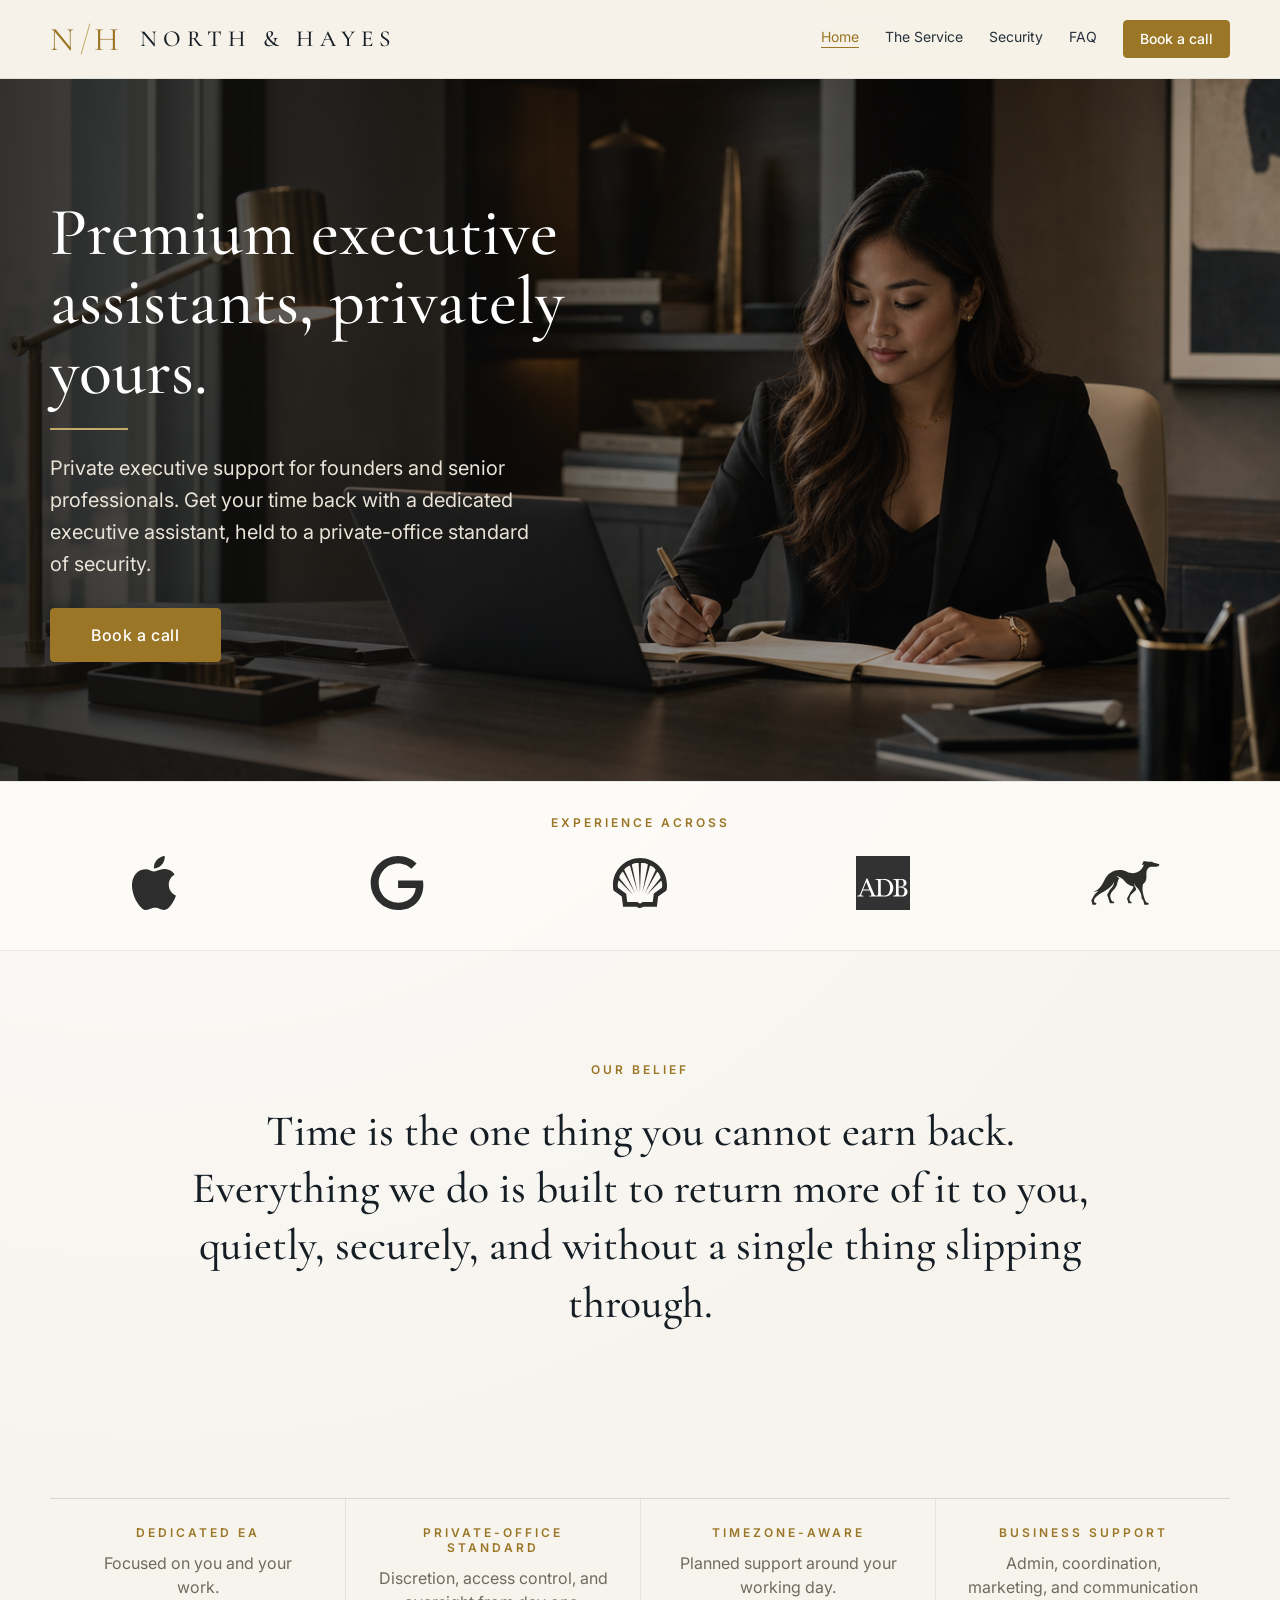
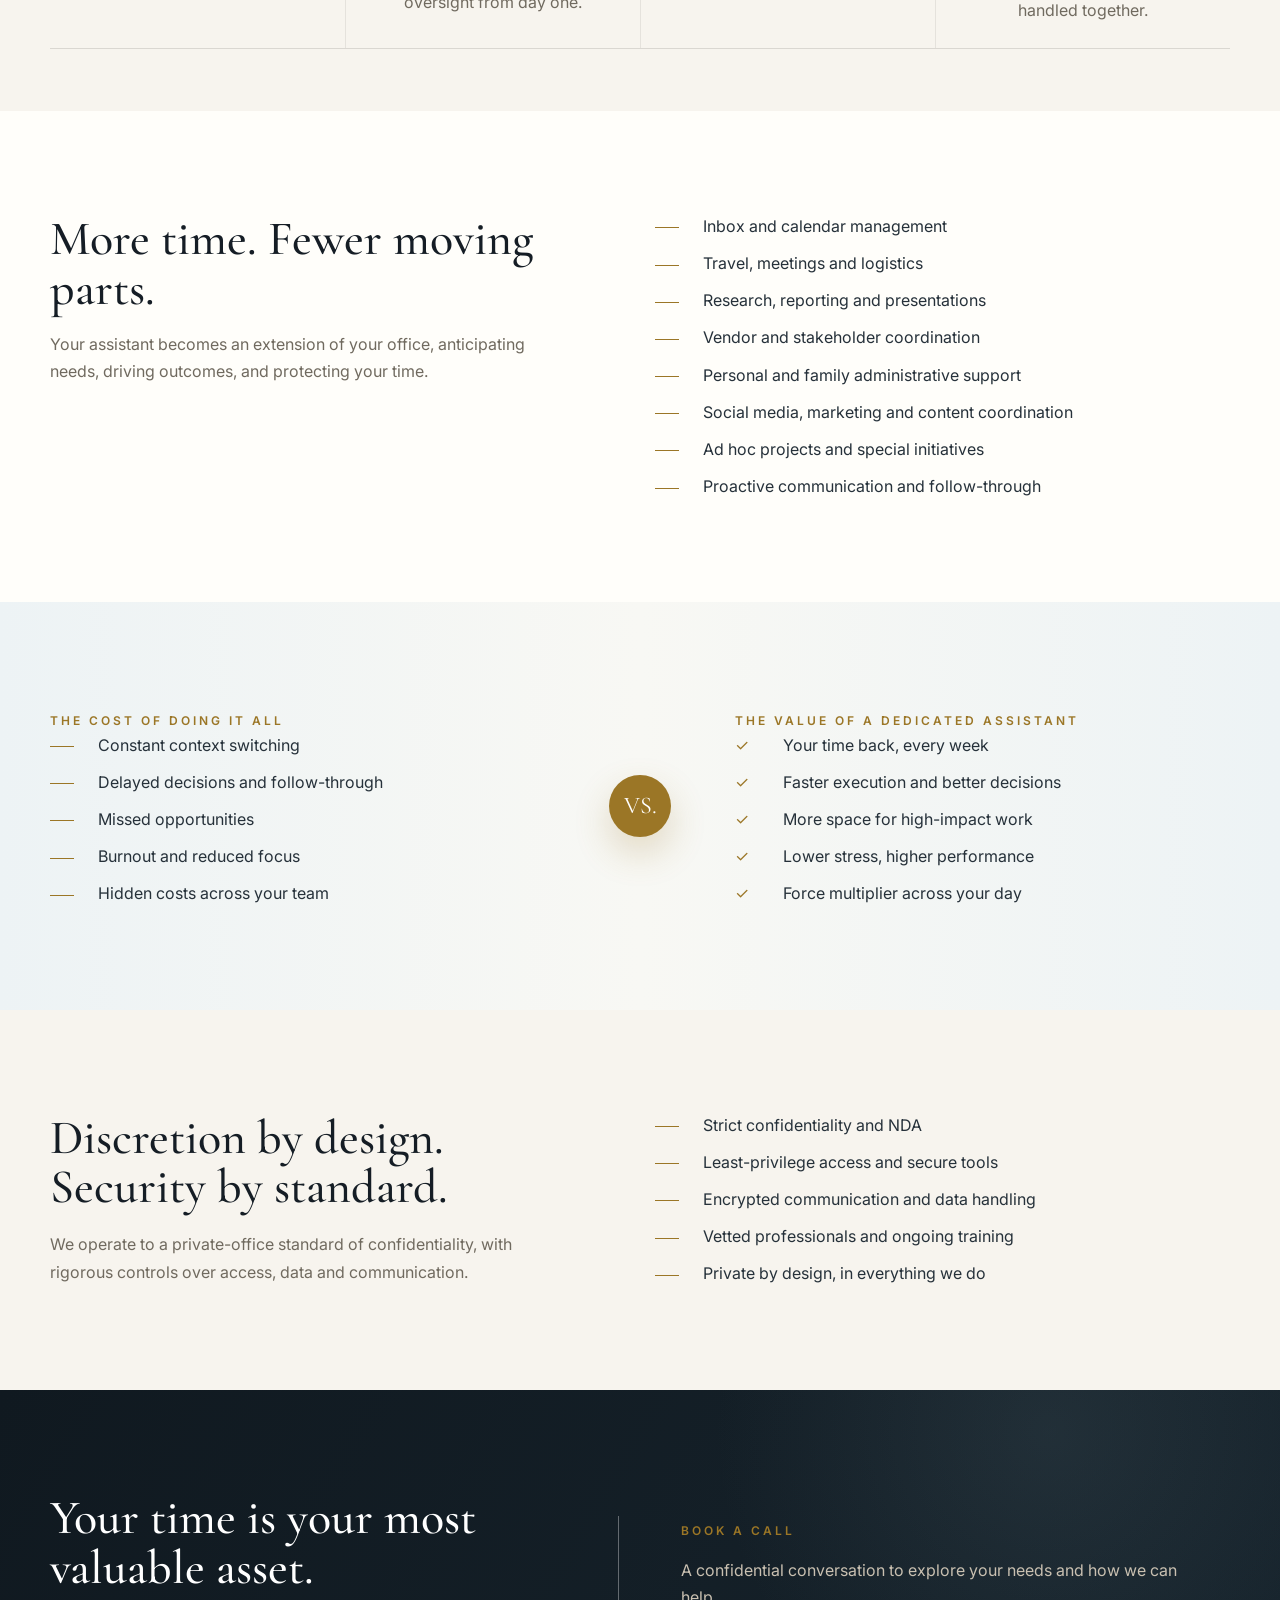
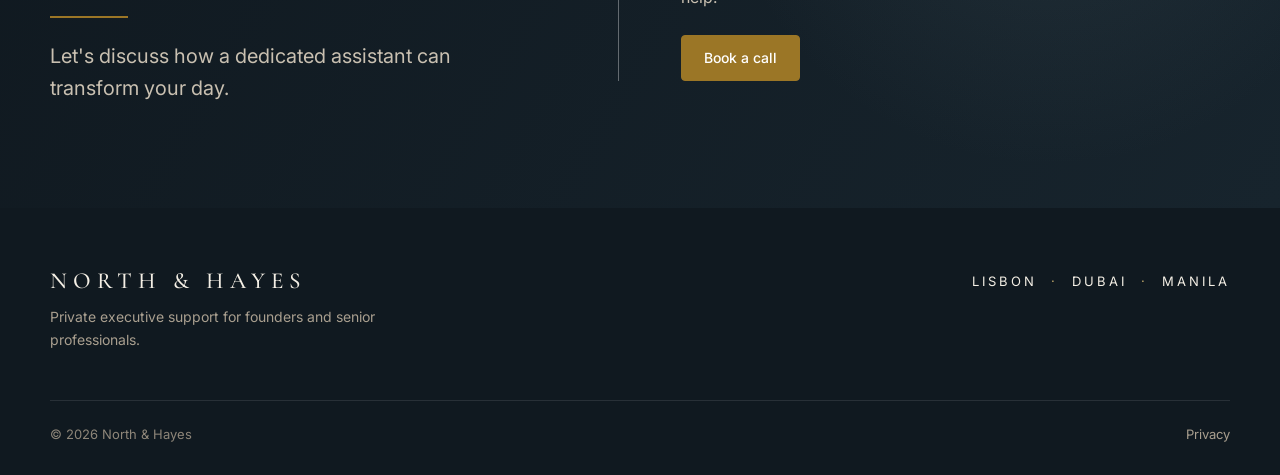
<file: index.html>
<!DOCTYPE html>
<html lang="en">
<head>
<meta charset="utf-8">
<meta name="viewport" content="width=device-width, initial-scale=1">
<title>North &amp; Hayes &mdash; Private executive support for founders and senior professionals</title>
<meta name="description" content="Private executive support for founders and senior professionals, matched in days and held to a private-office standard of security.">
<link rel="icon" href="assets/favicon.svg" type="image/svg+xml">
<link rel="preconnect" href="https://fonts.googleapis.com">
<link rel="preconnect" href="https://fonts.gstatic.com" crossorigin>
<link href="https://fonts.googleapis.com/css2?family=Cormorant+Garamond:wght@400;500;600&family=Inter:wght@400;500;600&display=swap" rel="stylesheet">
<link rel="stylesheet" href="styles.css?v=3">
</head>
<body>

<header class="nav">
  <div class="container nav-inner">
    <a class="brand brand-refined" href="index.html" aria-label="North &amp; Hayes home">
      <span class="brand-initials" aria-hidden="true"><span>N</span><i></i><span>H</span></span>
      <span class="name">North &amp; Hayes</span>
    </a>
    <nav class="navlinks" aria-label="Main navigation">
      <a href="index.html" class="active">Home</a>
      <a href="service.html">The Service</a>
      <a href="security.html">Security</a>
      <a href="faq.html">FAQ</a>
      <a class="btn btn-gold btn-sm" href="contact.html">Book a call</a>
    </nav>
  </div>
</header>

<main>
  <section class="hero-immersive">
    <div class="container">
      <div class="hero-copy">
        <h1>Premium executive assistants, privately yours.</h1>
        <div class="gold-rule" aria-hidden="true"></div>
        <p class="lede">Private executive support for founders and senior professionals. Get your time back with a dedicated executive assistant, held to a private-office standard of security.</p>
        <div class="btn-row">
          <a class="btn btn-gold" href="contact.html">Book a call</a>
        </div>
      </div>
    </div>
  </section>

  <div class="experience-strip">
    <div class="container trusted-inner">
      <p class="micro-label">Experience across</p>
      <div class="logo-row" aria-label="Experience across Apple, Google, Shell, Asian Development Bank, and Sacoor Brothers">
        <img src="assets/logos/apple.svg" alt="Apple">
        <img src="assets/logos/google.svg" alt="Google">
        <img src="assets/logos/shell.svg" alt="Shell">
        <img src="assets/logos/asian-development-bank.svg" alt="Asian Development Bank">
        <img src="assets/logos/sacoor-brothers.svg" alt="Sacoor Brothers">
      </div>
    </div>
  </div>

  <section class="section manifesto">
    <div class="container">
      <span class="kicker">Our belief</span>
      <p class="manifesto-text">Time is the one thing you cannot earn back. Everything we do is built to return more of it to you, quietly, securely, and without a single thing slipping through.</p>
    </div>
  </section>

  <section class="section section-tight">
    <div class="container">
      <div class="metric-rail">
        <div class="metric"><span class="metric-label">Dedicated EA</span><p>Focused on you and your work.</p></div>
        <div class="metric"><span class="metric-label">Private-office standard</span><p>Discretion, access control, and oversight from day one.</p></div>
        <div class="metric"><span class="metric-label">Timezone-aware</span><p>Planned support around your working day.</p></div>
        <div class="metric"><span class="metric-label">Business support</span><p>Admin, coordination, marketing, and communication handled together.</p></div>
      </div>
    </div>
  </section>

  <section class="section section-quiet">
    <div class="container service-layout">
      <div class="section-intro">
        <h2>More time. Fewer moving parts.</h2>
        <p class="muted">Your assistant becomes an extension of your office, anticipating needs, driving outcomes, and protecting your time.</p>
      </div>
      <ul class="line-list">
        <li>Inbox and calendar management</li>
        <li>Travel, meetings and logistics</li>
        <li>Research, reporting and presentations</li>
        <li>Vendor and stakeholder coordination</li>
        <li>Personal and family administrative support</li>
        <li>Social media, marketing and content coordination</li>
        <li>Ad hoc projects and special initiatives</li>
        <li>Proactive communication and follow-through</li>
      </ul>
    </div>
  </section>

  <section class="section comparison-band">
    <div class="container value-grid">
      <div>
        <span class="kicker">The cost of doing it all</span>
        <ul class="dash-list">
          <li>Constant context switching</li>
          <li>Delayed decisions and follow-through</li>
          <li>Missed opportunities</li>
          <li>Burnout and reduced focus</li>
          <li>Hidden costs across your team</li>
        </ul>
      </div>
      <div class="vs-mark" aria-hidden="true">vs.</div>
      <div>
        <span class="kicker">The value of a dedicated assistant</span>
        <ul class="check-list">
          <li>Your time back, every week</li>
          <li>Faster execution and better decisions</li>
          <li>More space for high-impact work</li>
          <li>Lower stress, higher performance</li>
          <li>Force multiplier across your day</li>
        </ul>
      </div>
    </div>
  </section>


  <section class="section">
    <div class="container service-layout security-layout">
      <div class="split-copy">
        <h2>Discretion by design. Security by standard.</h2>
        <p class="muted">We operate to a private-office standard of confidentiality, with rigorous controls over access, data and communication.</p>
      </div>
      <ul class="line-list">
        <li>Strict confidentiality and NDA</li>
        <li>Least-privilege access and secure tools</li>
        <li>Encrypted communication and data handling</li>
        <li>Vetted professionals and ongoing training</li>
        <li>Private by design, in everything we do</li>
      </ul>
    </div>
  </section>

  <section class="section section-dark cta-form-section">
    <div class="container cta-form-grid">
      <div>
        <h2>Your time is your most valuable asset.</h2>
        <div class="gold-rule" aria-hidden="true"></div>
        <p class="lede">Let's discuss how a dedicated assistant can transform your day.</p>
      </div>
      <div class="dark-form-wrap">
        <span class="kicker">Book a call</span>
        <p>A confidential conversation to explore your needs and how we can help.</p>
        <div class="btn-row">
          <a class="btn btn-gold" href="contact.html">Book a call</a>
        </div>
      </div>
    </div>
  </section>
</main>

<footer class="footer">
  <div class="container">
    <div class="footer-grid">
      <div>
        <div class="name">North &amp; Hayes</div>
        <p class="tag">Private executive support for founders and senior professionals.</p>
      </div>
      <div class="footer-locations">
        <p class="footer-cities">Lisbon<span aria-hidden="true">&middot;</span>Dubai<span aria-hidden="true">&middot;</span>Manila</p>
      </div>
    </div>
    <div class="legal"><span>&copy; 2026 North &amp; Hayes</span><a href="privacy.html">Privacy</a></div>
  </div>
</footer>

</body>
</html>
</file>
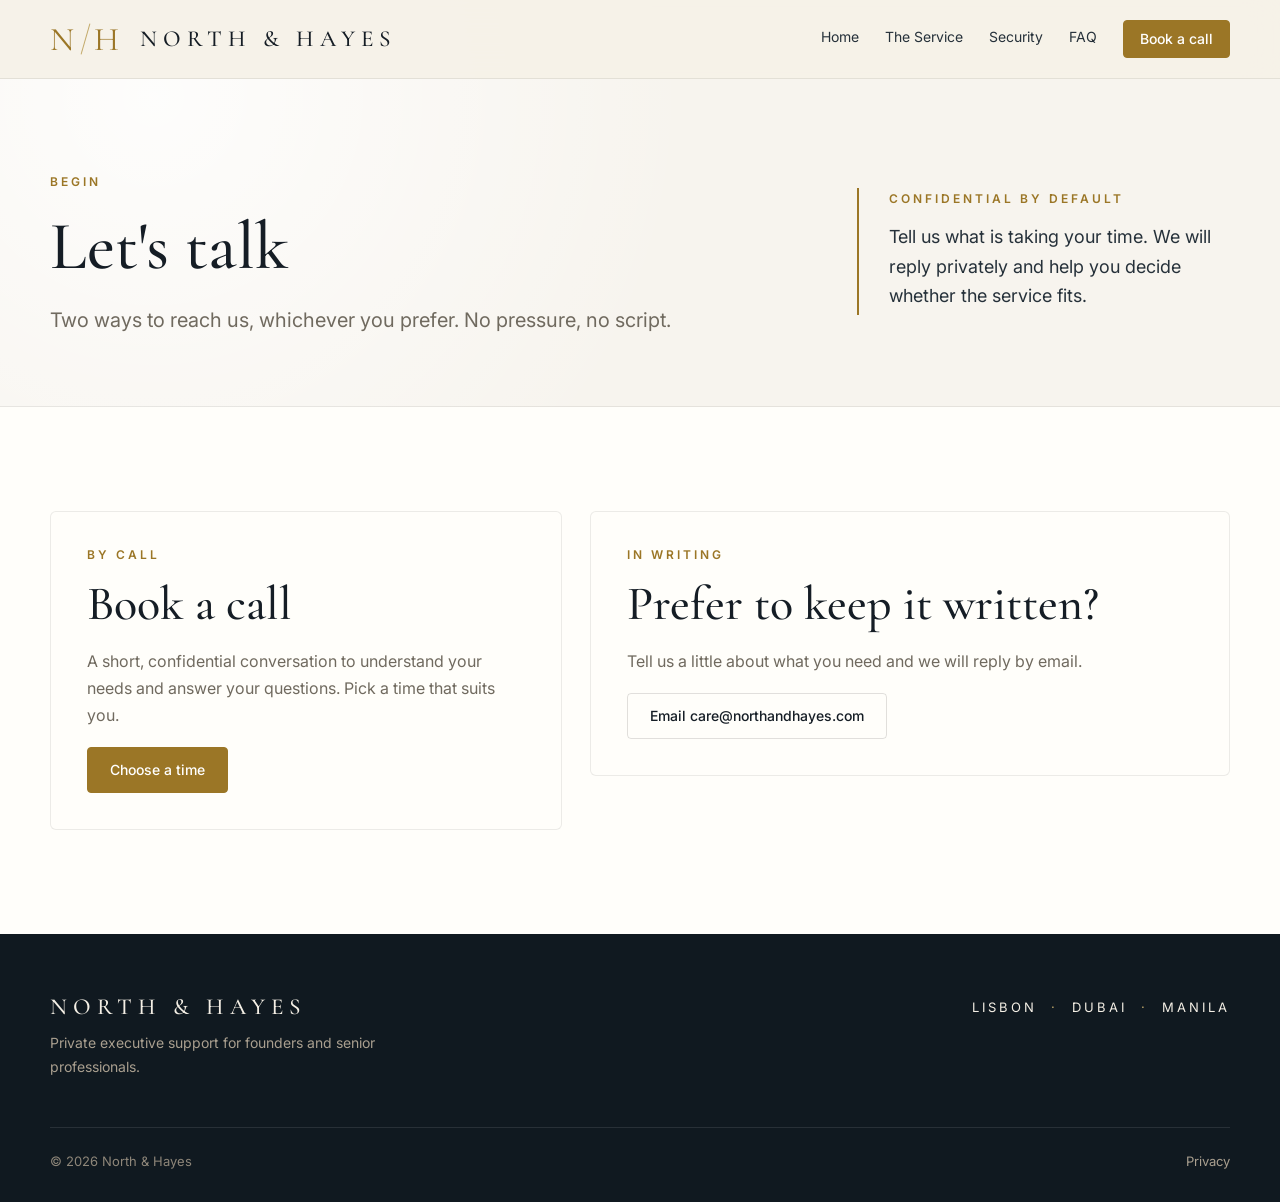
<file: contact.html>
<!DOCTYPE html>
<html lang="en">
<head>
<meta charset="utf-8">
<meta name="viewport" content="width=device-width, initial-scale=1">
<title>Book a call &mdash; North &amp; Hayes</title>
<meta name="description" content="Two ways to reach us, by call or in writing. No pressure, no script.">
<link rel="icon" href="assets/favicon.svg" type="image/svg+xml">
<link rel="preconnect" href="https://fonts.googleapis.com">
<link rel="preconnect" href="https://fonts.gstatic.com" crossorigin>
<link href="https://fonts.googleapis.com/css2?family=Cormorant+Garamond:wght@400;500;600&family=Inter:wght@400;500;600&display=swap" rel="stylesheet">
<link rel="stylesheet" href="styles.css?v=3">
</head>
<body>

<header class="nav">
  <div class="container nav-inner">
    <a class="brand brand-refined" href="index.html" aria-label="North &amp; Hayes home">
      <span class="brand-initials" aria-hidden="true"><span>N</span><i></i><span>H</span></span>
      <span class="name">North &amp; Hayes</span>
    </a>
    <nav class="navlinks" aria-label="Main navigation">
      <a href="index.html">Home</a>
      <a href="service.html">The Service</a>
      <a href="security.html">Security</a>
      <a href="faq.html">FAQ</a>
      <a class="btn btn-gold btn-sm active" href="contact.html">Book a call</a>
    </nav>
  </div>
</header>

<main>
  <section class="page-hero page-hero-split">
    <div class="container">
      <div>
        <span class="kicker">Begin</span>
        <h1>Let's talk</h1>
        <p class="lede">Two ways to reach us, whichever you prefer. No pressure, no script.</p>
      </div>
      <aside class="page-aside">
        <span class="micro-label">Confidential by default</span>
        <p>Tell us what is taking your time. We will reply privately and help you decide whether the service fits.</p>
      </aside>
    </div>
  </section>

  <section class="section section-quiet">
    <div class="container contact-grid">
      <article class="panel contact-card">
        <span class="kicker">By call</span>
        <h2>Book a call</h2>
        <p class="muted">A short, confidential conversation to understand your needs and answer your questions. Pick a time that suits you.</p>
        <div class="btn-row">
          <a class="btn btn-gold" href="https://calendar.app.google/CGF1iWEjnuSSht646" target="_blank" rel="noopener">Choose a time</a>
        </div>
      </article>

      <article class="panel contact-card">
        <span class="kicker">In writing</span>
        <h2>Prefer to keep it written?</h2>
        <p class="muted">Tell us a little about what you need and we will reply by email.</p>
        <div class="btn-row">
          <a class="btn btn-ghost" href="mailto:care@northandhayes.com">Email care@northandhayes.com</a>
        </div>
      </article>
    </div>
  </section>
</main>

<footer class="footer">
  <div class="container">
    <div class="footer-grid">
      <div><div class="name">North &amp; Hayes</div><p class="tag">Private executive support for founders and senior professionals.</p></div>
      <div class="footer-locations">
        <p class="footer-cities">Lisbon<span aria-hidden="true">&middot;</span>Dubai<span aria-hidden="true">&middot;</span>Manila</p>
      </div>
    </div>
    <div class="legal"><span>&copy; 2026 North &amp; Hayes</span><a href="privacy.html">Privacy</a></div>
  </div>
</footer>

</body>
</html>
</file>
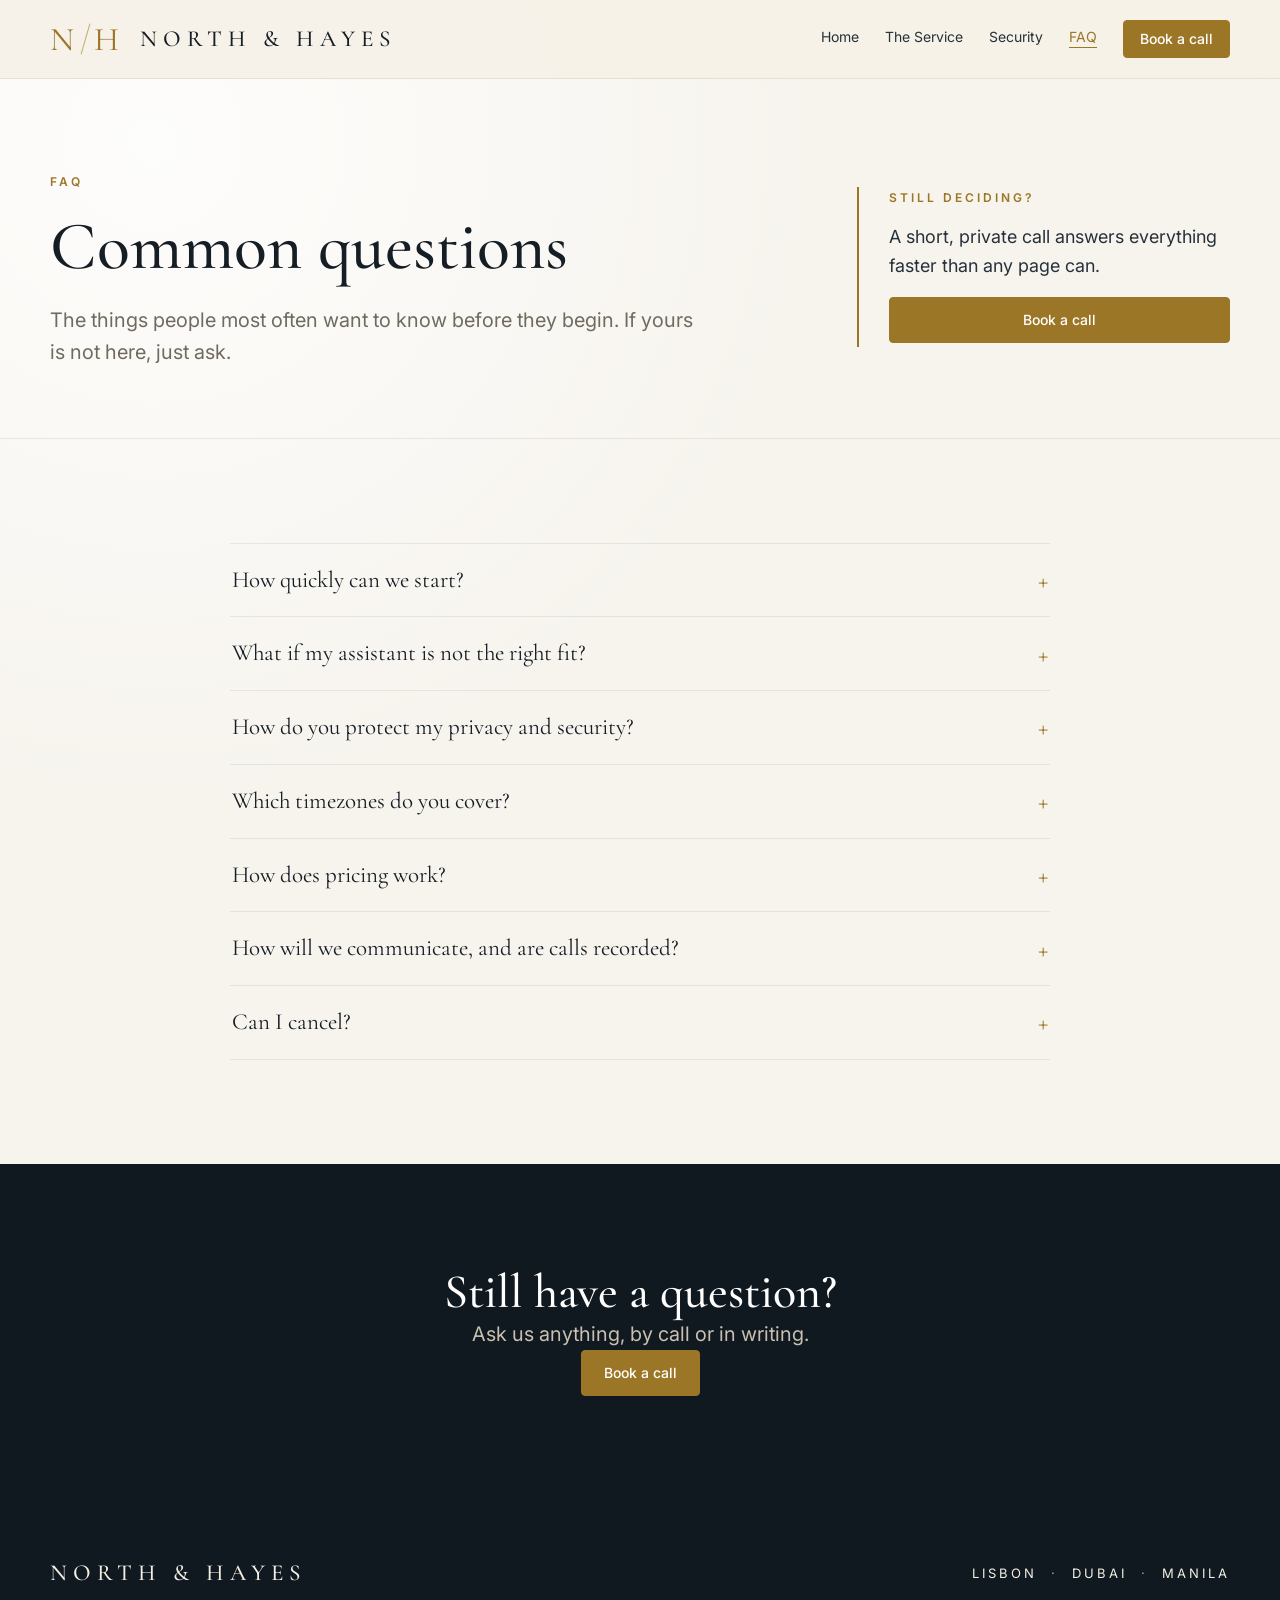
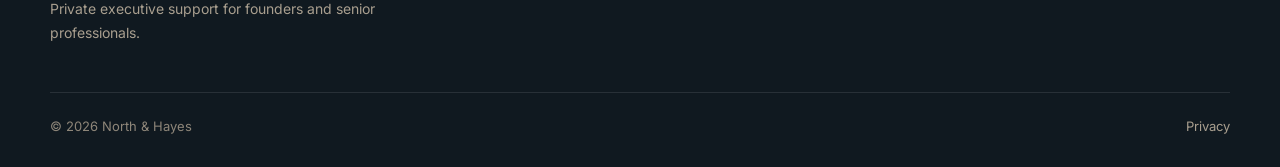
<file: faq.html>
<!DOCTYPE html>
<html lang="en">
<head>
<meta charset="utf-8">
<meta name="viewport" content="width=device-width, initial-scale=1">
<title>FAQ &mdash; North &amp; Hayes</title>
<meta name="description" content="Common questions about starting with North & Hayes: matching, the fit guarantee, security, timezones, pricing, and more.">
<link rel="icon" href="assets/favicon.svg" type="image/svg+xml">
<link rel="preconnect" href="https://fonts.googleapis.com">
<link rel="preconnect" href="https://fonts.gstatic.com" crossorigin>
<link href="https://fonts.googleapis.com/css2?family=Cormorant+Garamond:wght@400;500;600&family=Inter:wght@400;500;600&display=swap" rel="stylesheet">
<link rel="stylesheet" href="styles.css?v=3">
</head>
<body>

<header class="nav">
  <div class="container nav-inner">
    <a class="brand brand-refined" href="index.html" aria-label="North &amp; Hayes home">
      <span class="brand-initials" aria-hidden="true"><span>N</span><i></i><span>H</span></span>
      <span class="name">North &amp; Hayes</span>
    </a>
    <nav class="navlinks" aria-label="Main navigation">
      <a href="index.html">Home</a>
      <a href="service.html">The Service</a>
      <a href="security.html">Security</a>
      <a href="faq.html" class="active">FAQ</a>
      <a class="btn btn-gold btn-sm" href="contact.html">Book a call</a>
    </nav>
  </div>
</header>

<main>
  <section class="page-hero page-hero-split">
    <div class="container">
      <div>
        <span class="kicker">FAQ</span>
        <h1>Common questions</h1>
        <p class="lede">The things people most often want to know before they begin. If yours is not here, just ask.</p>
      </div>
      <aside class="page-aside">
        <span class="micro-label">Still deciding?</span>
        <p>A short, private call answers everything faster than any page can.</p>
        <a class="btn btn-gold" href="contact.html">Book a call</a>
      </aside>
    </div>
  </section>

  <section class="section">
    <div class="container">
      <div class="faq">
        <details>
          <summary>How quickly can we start?</summary>
          <p>We usually introduce your assistant in about ten business days. Your service begins the day you meet them, and you are not billed while we search.</p>
        </details>
        <details>
          <summary>What if my assistant is not the right fit?</summary>
          <p>Within the first fourteen days we will match a replacement at no extra cost, and we manage the handover so there is never a gap in your support.</p>
        </details>
        <details>
          <summary>How do you protect my privacy and security?</summary>
          <p>We work to a written standard: delegated access instead of shared passwords, isolated workspaces, multi-factor authentication, and confidentiality signed by name. You can read it in full on our <a href="security.html">security page</a>.</p>
        </details>
        <details>
          <summary>Which timezones do you cover?</summary>
          <p>Wherever you are based, we have an international team ready to cover your hours. Your assistant keeps an agreed daily window in your timezone, while the rest of the work runs asynchronously.</p>
        </details>
        <details>
          <summary>How does pricing work?</summary>
          <p>One simple monthly fee, never hourly. We share the figure on a short call once we understand what you need, so the conversation is about fit rather than a price tag.</p>
        </details>
        <details>
          <summary>How will we communicate, and are calls recorded?</summary>
          <p>Through your assistant's North &amp; Hayes email and scheduled video calls. The working calls between you and your assistant are recorded, with your consent, and kept privately as a record for your protection.</p>
        </details>
        <details>
          <summary>Can I cancel?</summary>
          <p>Yes. The service is month to month, with thirty days' notice. No long lock-in.</p>
        </details>
      </div>
    </div>
  </section>

  <section class="section section-dark cta">
    <div class="container">
      <h2>Still have a question?</h2>
      <p class="lede">Ask us anything, by call or in writing.</p>
      <div class="btn-row">
        <a class="btn btn-gold" href="contact.html">Book a call</a>
      </div>
    </div>
  </section>
</main>

<footer class="footer">
  <div class="container">
    <div class="footer-grid">
      <div><div class="name">North &amp; Hayes</div><p class="tag">Private executive support for founders and senior professionals.</p></div>
      <div class="footer-locations">
        <p class="footer-cities">Lisbon<span aria-hidden="true">&middot;</span>Dubai<span aria-hidden="true">&middot;</span>Manila</p>
      </div>
    </div>
    <div class="legal"><span>&copy; 2026 North &amp; Hayes</span><a href="privacy.html">Privacy</a></div>
  </div>
</footer>

</body>
</html>
</file>
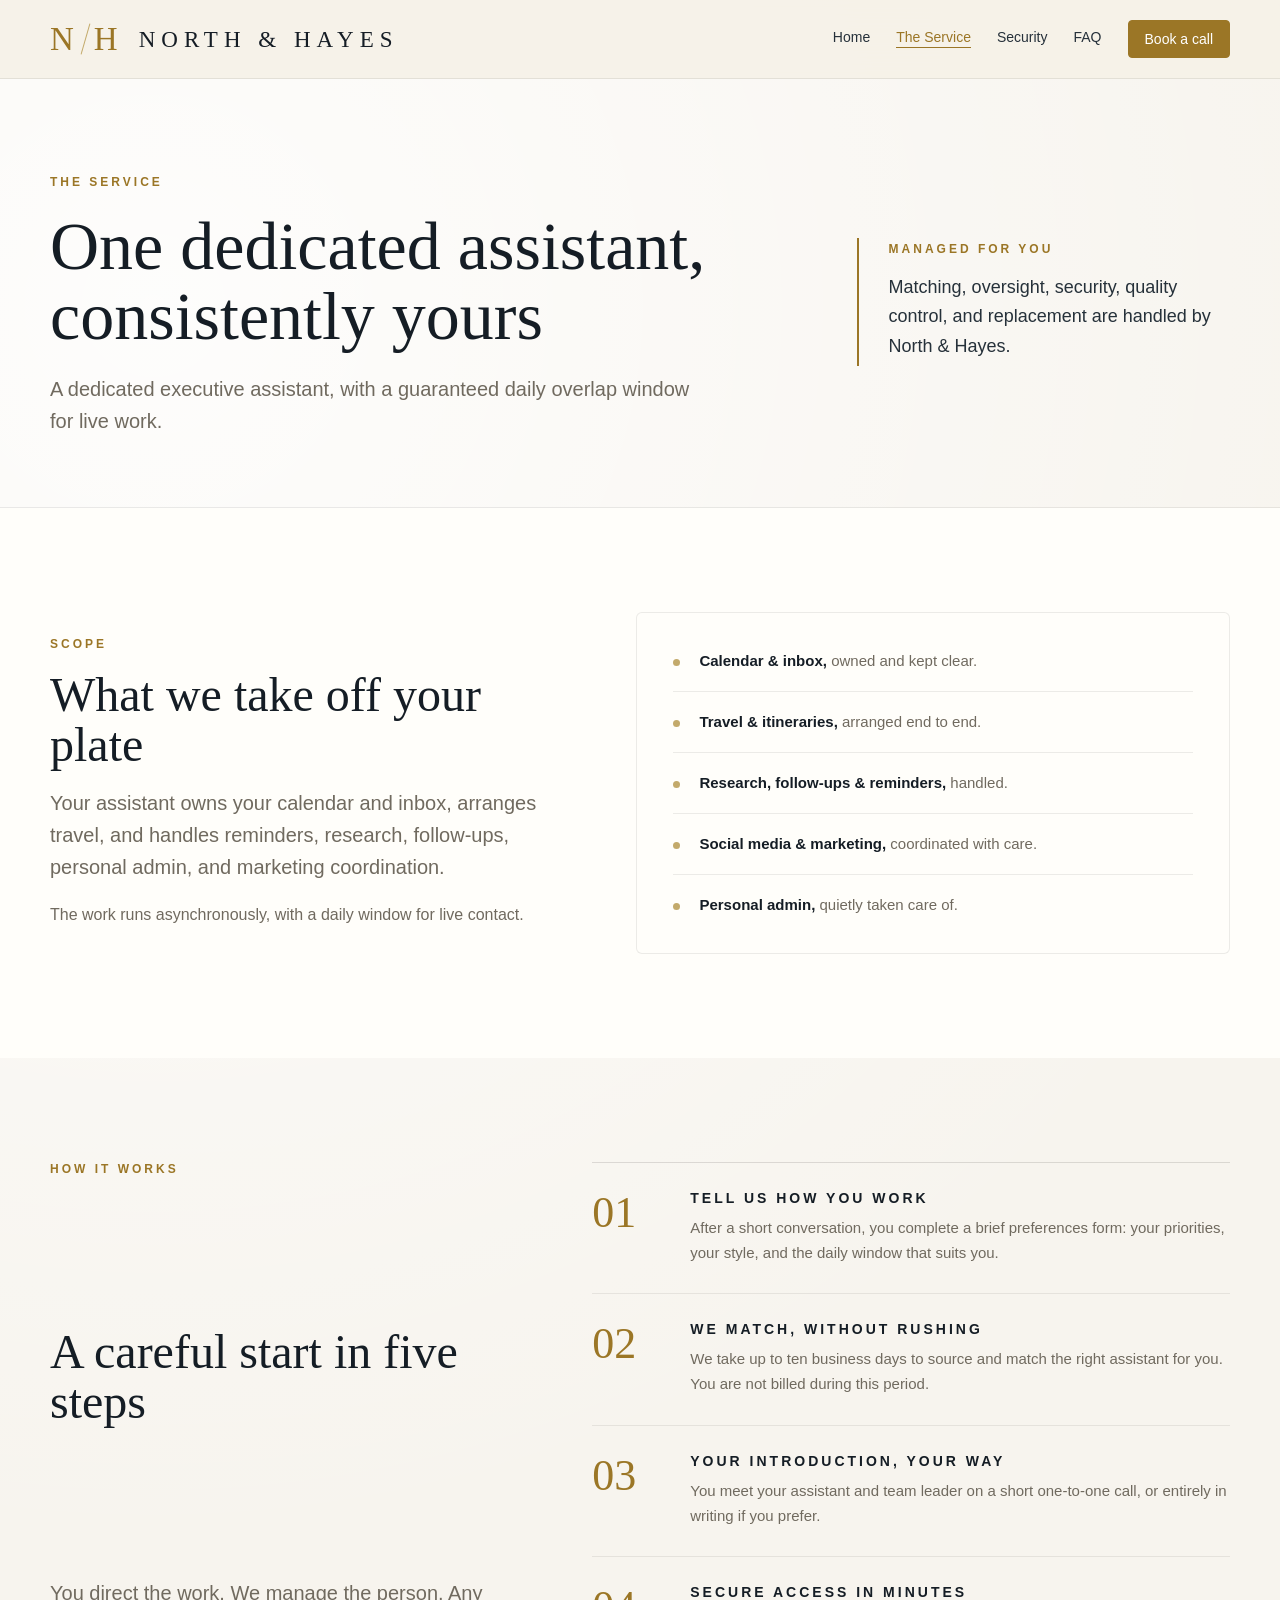
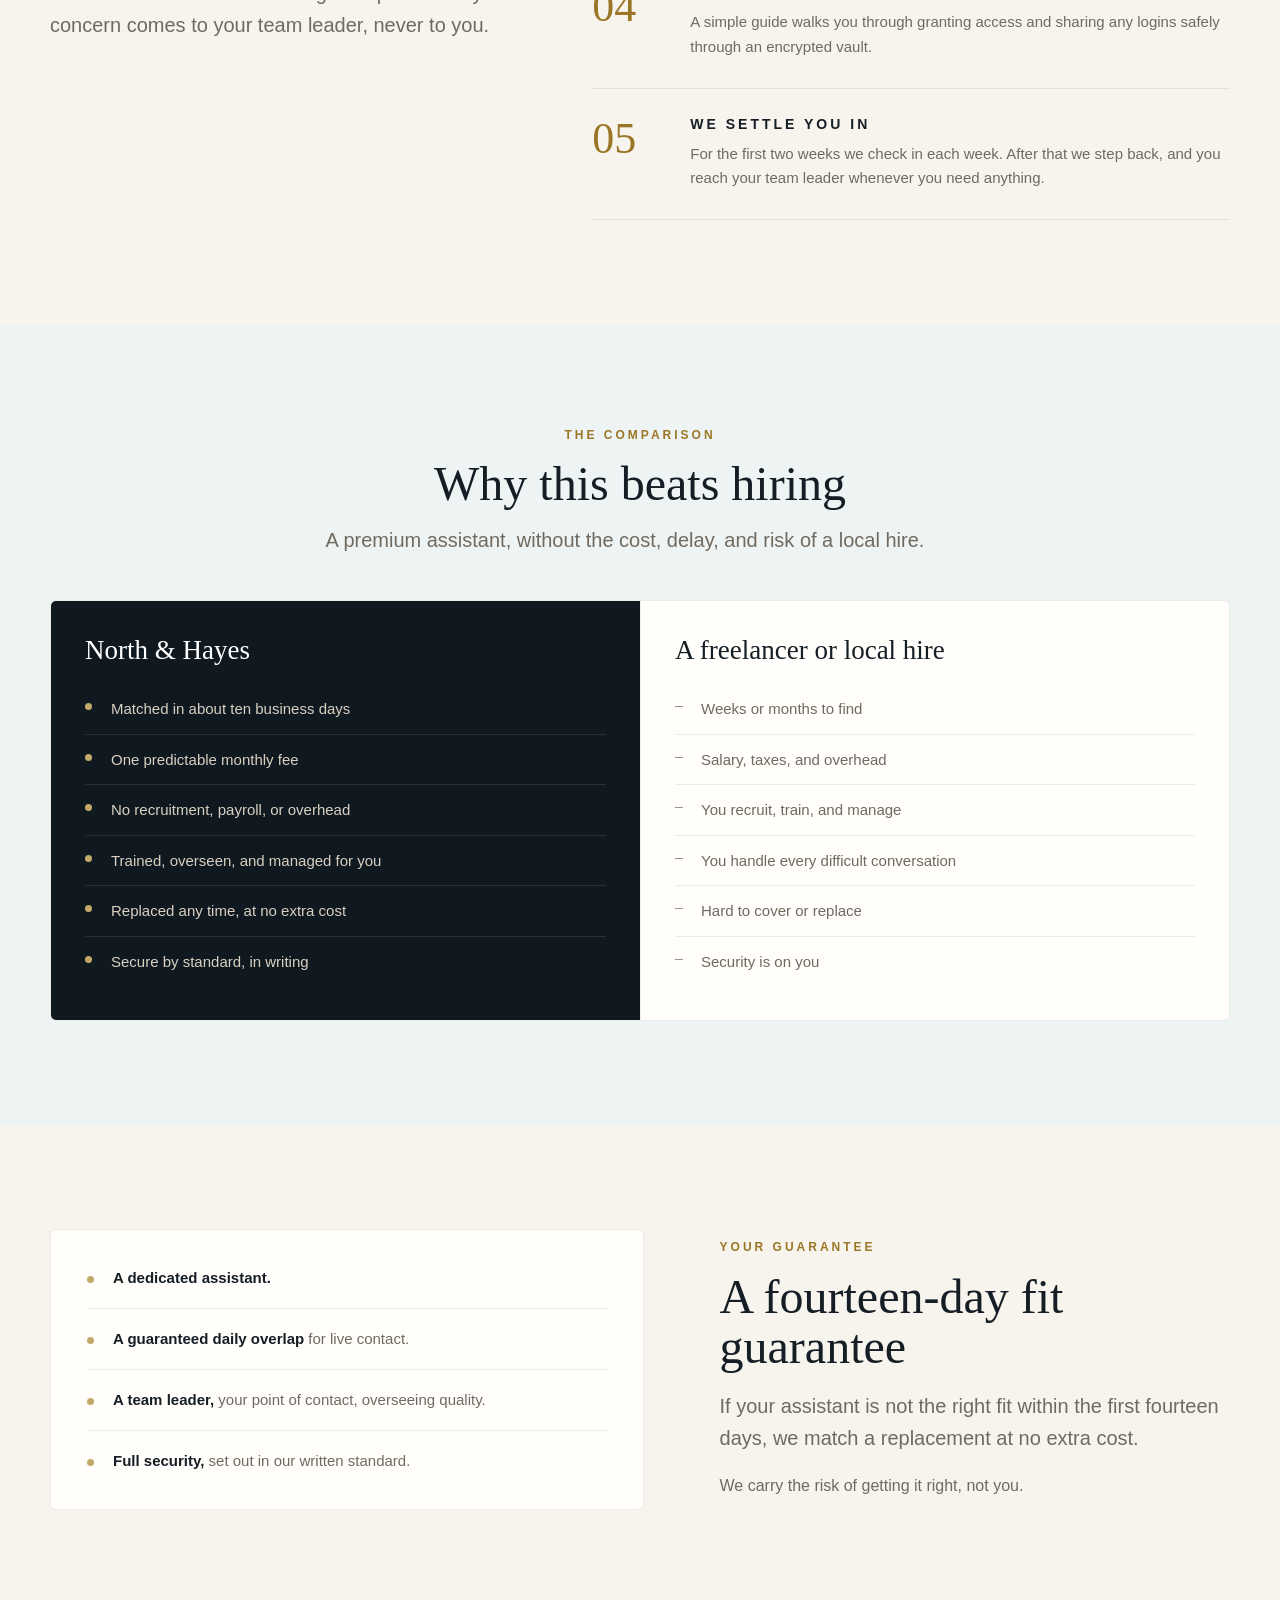
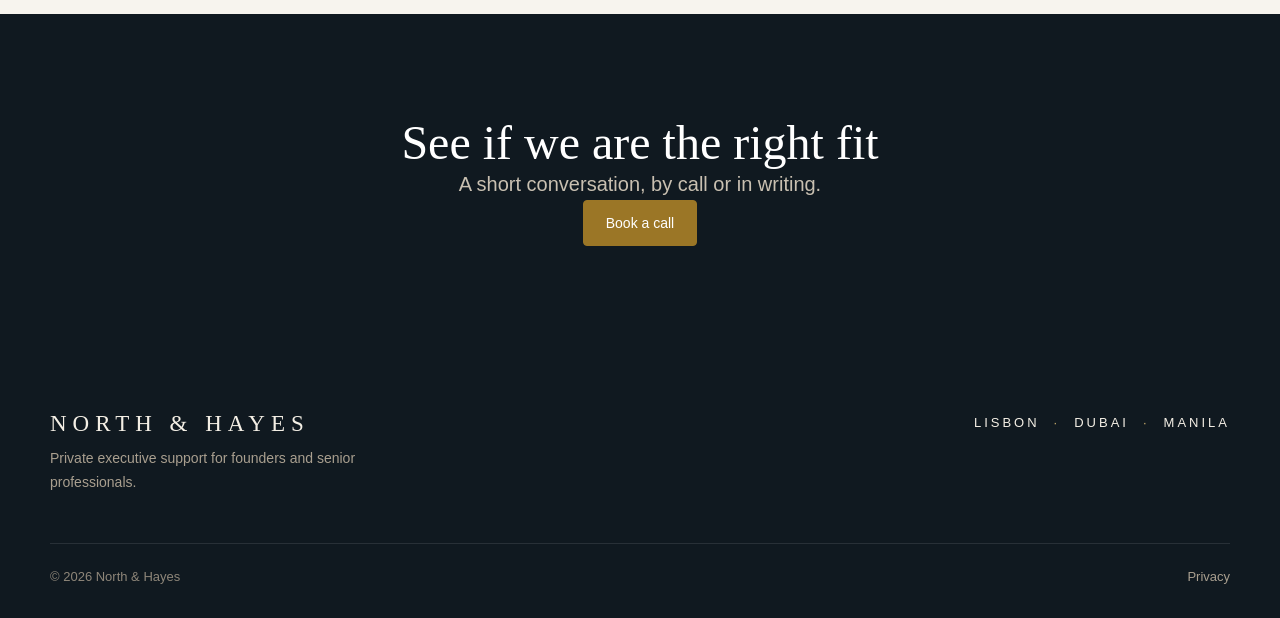
<file: how-it-works.html>
<!DOCTYPE html>
<html lang="en">
<head>
<meta charset="utf-8">
<title>How it works &mdash; North &amp; Hayes</title>
<meta http-equiv="refresh" content="0; url=service.html">
<link rel="canonical" href="service.html">
</head>
<body>
<p>This page has moved. <a href="service.html">Continue to The Service</a>.</p>
</body>
</html>
</file>
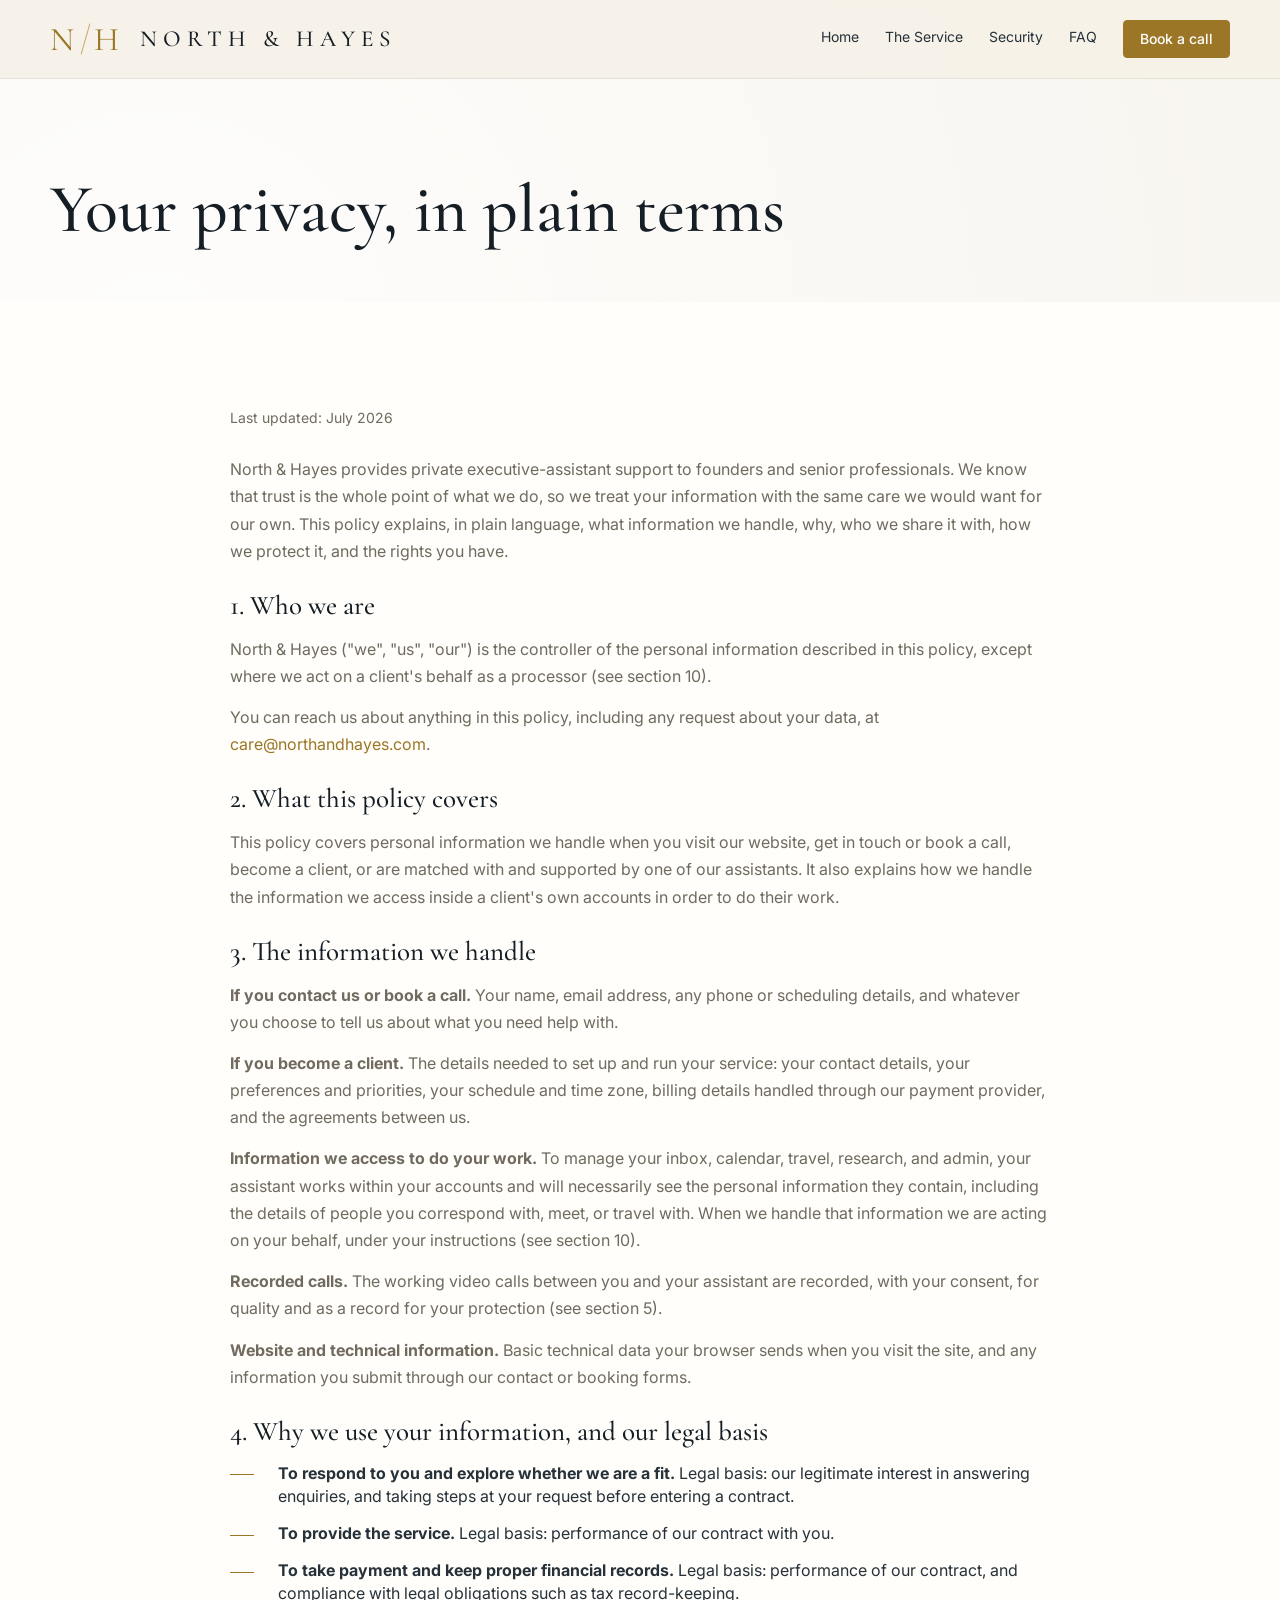
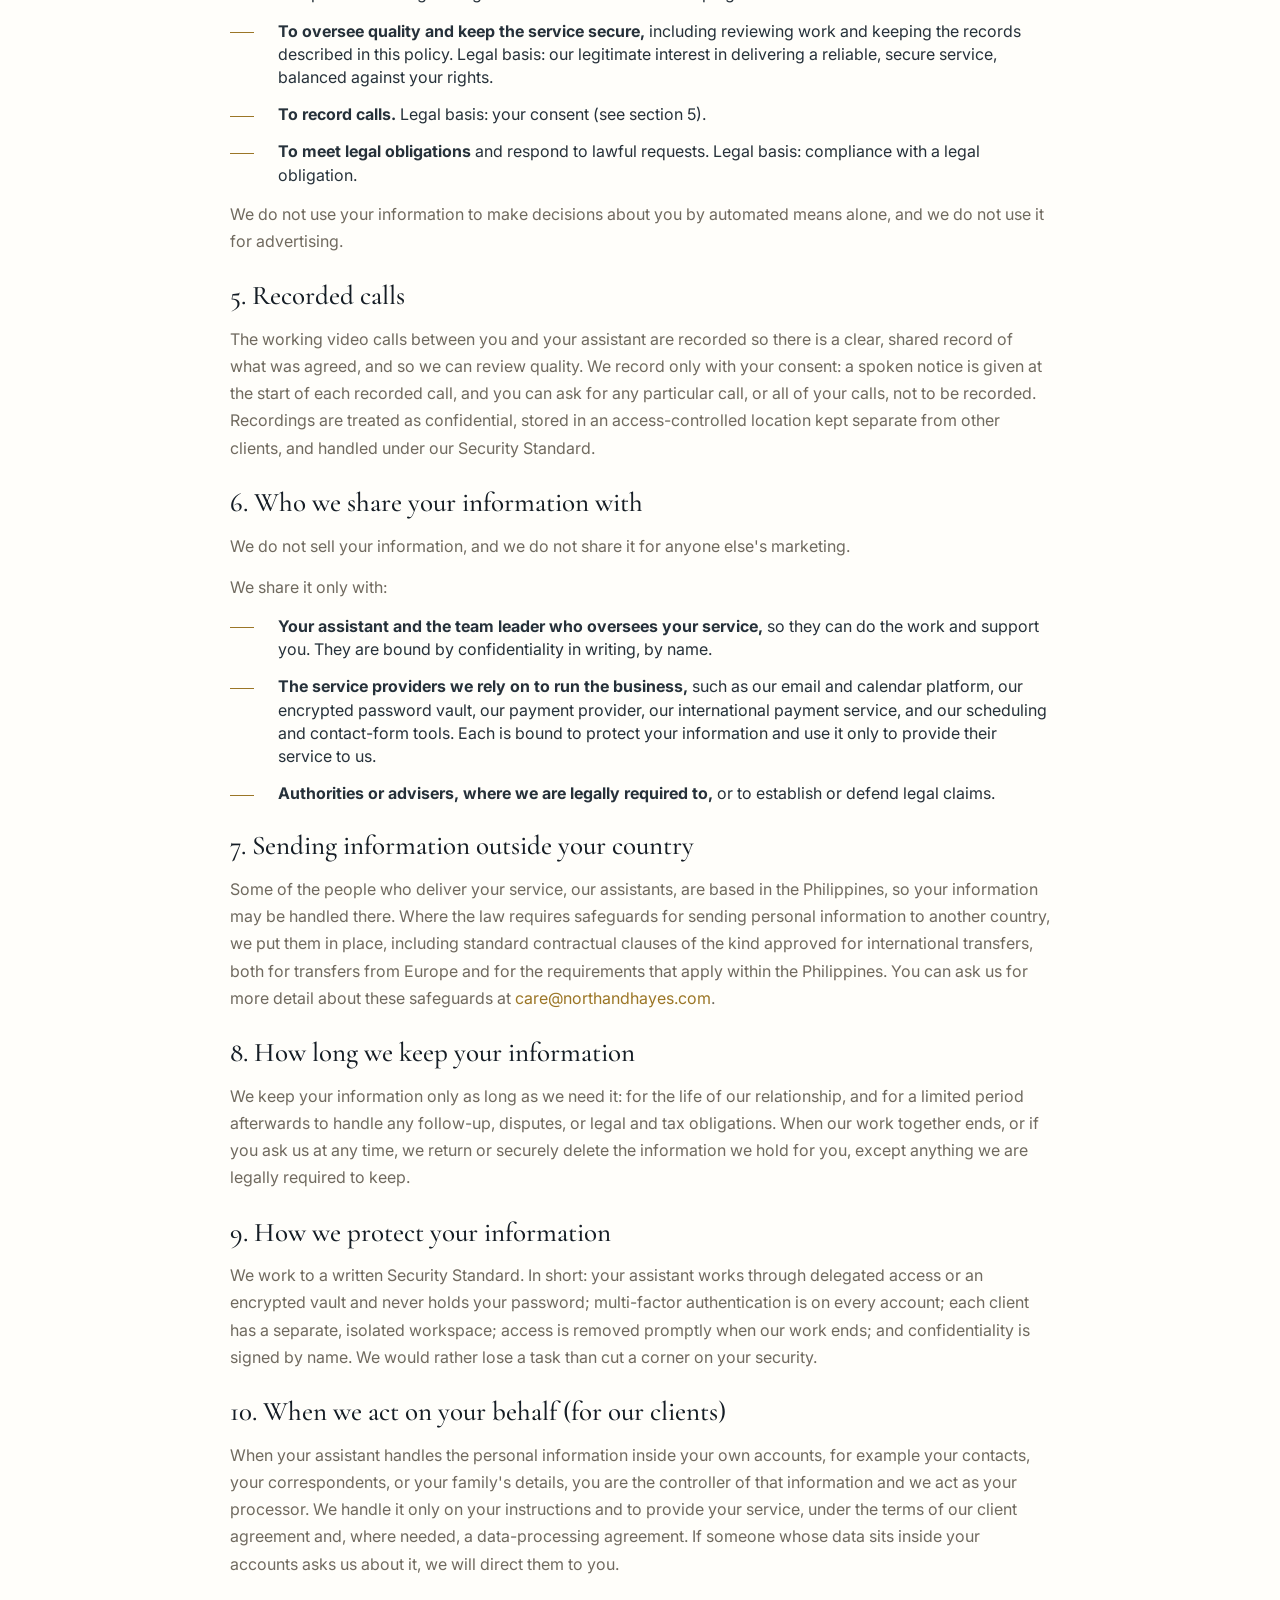
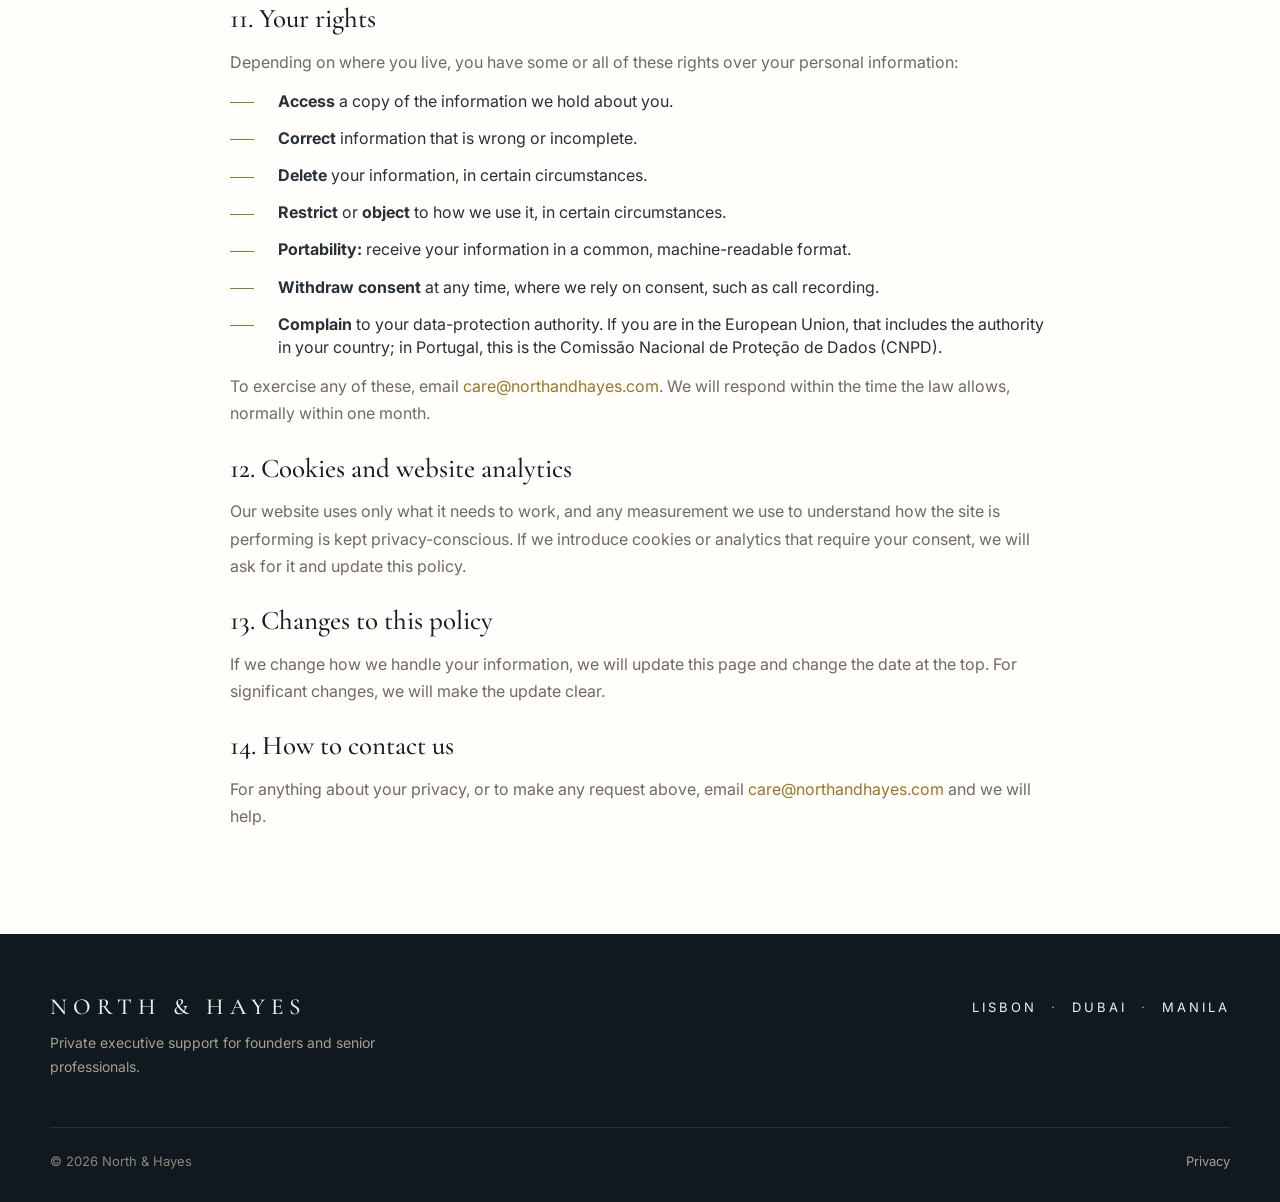
<file: privacy.html>
<!DOCTYPE html>
<html lang="en">
<head>
<meta charset="utf-8">
<meta name="viewport" content="width=device-width, initial-scale=1">
<title>Privacy &mdash; North &amp; Hayes</title>
<meta name="description" content="How North & Hayes handles your information: what we collect, why, who we share it with, how we protect it, and your rights.">
<link rel="icon" href="assets/favicon.svg" type="image/svg+xml">
<link rel="preconnect" href="https://fonts.googleapis.com">
<link rel="preconnect" href="https://fonts.gstatic.com" crossorigin>
<link href="https://fonts.googleapis.com/css2?family=Cormorant+Garamond:wght@400;500;600&family=Inter:wght@400;500;600&display=swap" rel="stylesheet">
<link rel="stylesheet" href="styles.css?v=3">
</head>
<body>

<header class="nav">
  <div class="container nav-inner">
    <a class="brand brand-refined" href="index.html" aria-label="North &amp; Hayes home">
      <span class="brand-initials" aria-hidden="true"><span>N</span><i></i><span>H</span></span>
      <span class="name">North &amp; Hayes</span>
    </a>
    <nav class="navlinks" aria-label="Main navigation">
      <a href="index.html">Home</a>
      <a href="service.html">The Service</a>
      <a href="security.html">Security</a>
      <a href="faq.html">FAQ</a>
      <a class="btn btn-gold btn-sm" href="contact.html">Book a call</a>
    </nav>
  </div>
</header>

<main>
  <section class="page-hero">
    <div class="container">
      <h1>Your privacy, in plain terms</h1>
    </div>
  </section>

  <section class="section section-quiet">
    <div class="container narrow privacy-copy">
      <p class="privacy-note">Last updated: July 2026</p>

      <article>
        <p>North &amp; Hayes provides private executive-assistant support to founders and senior professionals. We know that trust is the whole point of what we do, so we treat your information with the same care we would want for our own. This policy explains, in plain language, what information we handle, why, who we share it with, how we protect it, and the rights you have.</p>
      </article>

      <article>
        <h3>1. Who we are</h3>
        <p>North &amp; Hayes ("we", "us", "our") is the controller of the personal information described in this policy, except where we act on a client's behalf as a processor (see section 10).</p>
        <p>You can reach us about anything in this policy, including any request about your data, at <a href="mailto:care@northandhayes.com">care@northandhayes.com</a>.</p>
      </article>

      <article>
        <h3>2. What this policy covers</h3>
        <p>This policy covers personal information we handle when you visit our website, get in touch or book a call, become a client, or are matched with and supported by one of our assistants. It also explains how we handle the information we access inside a client's own accounts in order to do their work.</p>
      </article>

      <article>
        <h3>3. The information we handle</h3>
        <p><strong>If you contact us or book a call.</strong> Your name, email address, any phone or scheduling details, and whatever you choose to tell us about what you need help with.</p>
        <p><strong>If you become a client.</strong> The details needed to set up and run your service: your contact details, your preferences and priorities, your schedule and time zone, billing details handled through our payment provider, and the agreements between us.</p>
        <p><strong>Information we access to do your work.</strong> To manage your inbox, calendar, travel, research, and admin, your assistant works within your accounts and will necessarily see the personal information they contain, including the details of people you correspond with, meet, or travel with. When we handle that information we are acting on your behalf, under your instructions (see section 10).</p>
        <p><strong>Recorded calls.</strong> The working video calls between you and your assistant are recorded, with your consent, for quality and as a record for your protection (see section 5).</p>
        <p><strong>Website and technical information.</strong> Basic technical data your browser sends when you visit the site, and any information you submit through our contact or booking forms.</p>
      </article>

      <article>
        <h3>4. Why we use your information, and our legal basis</h3>
        <ul class="line-list">
          <li><strong>To respond to you and explore whether we are a fit.</strong> Legal basis: our legitimate interest in answering enquiries, and taking steps at your request before entering a contract.</li>
          <li><strong>To provide the service.</strong> Legal basis: performance of our contract with you.</li>
          <li><strong>To take payment and keep proper financial records.</strong> Legal basis: performance of our contract, and compliance with legal obligations such as tax record-keeping.</li>
          <li><strong>To oversee quality and keep the service secure,</strong> including reviewing work and keeping the records described in this policy. Legal basis: our legitimate interest in delivering a reliable, secure service, balanced against your rights.</li>
          <li><strong>To record calls.</strong> Legal basis: your consent (see section 5).</li>
          <li><strong>To meet legal obligations</strong> and respond to lawful requests. Legal basis: compliance with a legal obligation.</li>
        </ul>
        <p>We do not use your information to make decisions about you by automated means alone, and we do not use it for advertising.</p>
      </article>

      <article>
        <h3>5. Recorded calls</h3>
        <p>The working video calls between you and your assistant are recorded so there is a clear, shared record of what was agreed, and so we can review quality. We record only with your consent: a spoken notice is given at the start of each recorded call, and you can ask for any particular call, or all of your calls, not to be recorded. Recordings are treated as confidential, stored in an access-controlled location kept separate from other clients, and handled under our Security Standard.</p>
      </article>

      <article>
        <h3>6. Who we share your information with</h3>
        <p>We do not sell your information, and we do not share it for anyone else's marketing.</p>
        <p>We share it only with:</p>
        <ul class="line-list">
          <li><strong>Your assistant and the team leader who oversees your service,</strong> so they can do the work and support you. They are bound by confidentiality in writing, by name.</li>
          <li><strong>The service providers we rely on to run the business,</strong> such as our email and calendar platform, our encrypted password vault, our payment provider, our international payment service, and our scheduling and contact-form tools. Each is bound to protect your information and use it only to provide their service to us.</li>
          <li><strong>Authorities or advisers, where we are legally required to,</strong> or to establish or defend legal claims.</li>
        </ul>
      </article>

      <article>
        <h3>7. Sending information outside your country</h3>
        <p>Some of the people who deliver your service, our assistants, are based in the Philippines, so your information may be handled there. Where the law requires safeguards for sending personal information to another country, we put them in place, including standard contractual clauses of the kind approved for international transfers, both for transfers from Europe and for the requirements that apply within the Philippines. You can ask us for more detail about these safeguards at <a href="mailto:care@northandhayes.com">care@northandhayes.com</a>.</p>
      </article>

      <article>
        <h3>8. How long we keep your information</h3>
        <p>We keep your information only as long as we need it: for the life of our relationship, and for a limited period afterwards to handle any follow-up, disputes, or legal and tax obligations. When our work together ends, or if you ask us at any time, we return or securely delete the information we hold for you, except anything we are legally required to keep.</p>
      </article>

      <article>
        <h3>9. How we protect your information</h3>
        <p>We work to a written Security Standard. In short: your assistant works through delegated access or an encrypted vault and never holds your password; multi-factor authentication is on every account; each client has a separate, isolated workspace; access is removed promptly when our work ends; and confidentiality is signed by name. We would rather lose a task than cut a corner on your security.</p>
      </article>

      <article>
        <h3>10. When we act on your behalf (for our clients)</h3>
        <p>When your assistant handles the personal information inside your own accounts, for example your contacts, your correspondents, or your family's details, you are the controller of that information and we act as your processor. We handle it only on your instructions and to provide your service, under the terms of our client agreement and, where needed, a data-processing agreement. If someone whose data sits inside your accounts asks us about it, we will direct them to you.</p>
      </article>

      <article>
        <h3>11. Your rights</h3>
        <p>Depending on where you live, you have some or all of these rights over your personal information:</p>
        <ul class="line-list">
          <li><strong>Access</strong> a copy of the information we hold about you.</li>
          <li><strong>Correct</strong> information that is wrong or incomplete.</li>
          <li><strong>Delete</strong> your information, in certain circumstances.</li>
          <li><strong>Restrict</strong> or <strong>object</strong> to how we use it, in certain circumstances.</li>
          <li><strong>Portability:</strong> receive your information in a common, machine-readable format.</li>
          <li><strong>Withdraw consent</strong> at any time, where we rely on consent, such as call recording.</li>
          <li><strong>Complain</strong> to your data-protection authority. If you are in the European Union, that includes the authority in your country; in Portugal, this is the Comiss&atilde;o Nacional de Prote&ccedil;&atilde;o de Dados (CNPD).</li>
        </ul>
        <p>To exercise any of these, email <a href="mailto:care@northandhayes.com">care@northandhayes.com</a>. We will respond within the time the law allows, normally within one month.</p>
      </article>

      <article>
        <h3>12. Cookies and website analytics</h3>
        <p>Our website uses only what it needs to work, and any measurement we use to understand how the site is performing is kept privacy-conscious. If we introduce cookies or analytics that require your consent, we will ask for it and update this policy.</p>
      </article>

      <article>
        <h3>13. Changes to this policy</h3>
        <p>If we change how we handle your information, we will update this page and change the date at the top. For significant changes, we will make the update clear.</p>
      </article>

      <article>
        <h3>14. How to contact us</h3>
        <p>For anything about your privacy, or to make any request above, email <a href="mailto:care@northandhayes.com">care@northandhayes.com</a> and we will help.</p>
      </article>
    </div>
  </section>
</main>

<footer class="footer">
  <div class="container">
    <div class="footer-grid">
      <div><div class="name">North &amp; Hayes</div><p class="tag">Private executive support for founders and senior professionals.</p></div>
      <div class="footer-locations">
        <p class="footer-cities">Lisbon<span aria-hidden="true">&middot;</span>Dubai<span aria-hidden="true">&middot;</span>Manila</p>
      </div>
    </div>
    <div class="legal"><span>&copy; 2026 North &amp; Hayes</span><a href="privacy.html">Privacy</a></div>
  </div>
</footer>

</body>
</html>
</file>
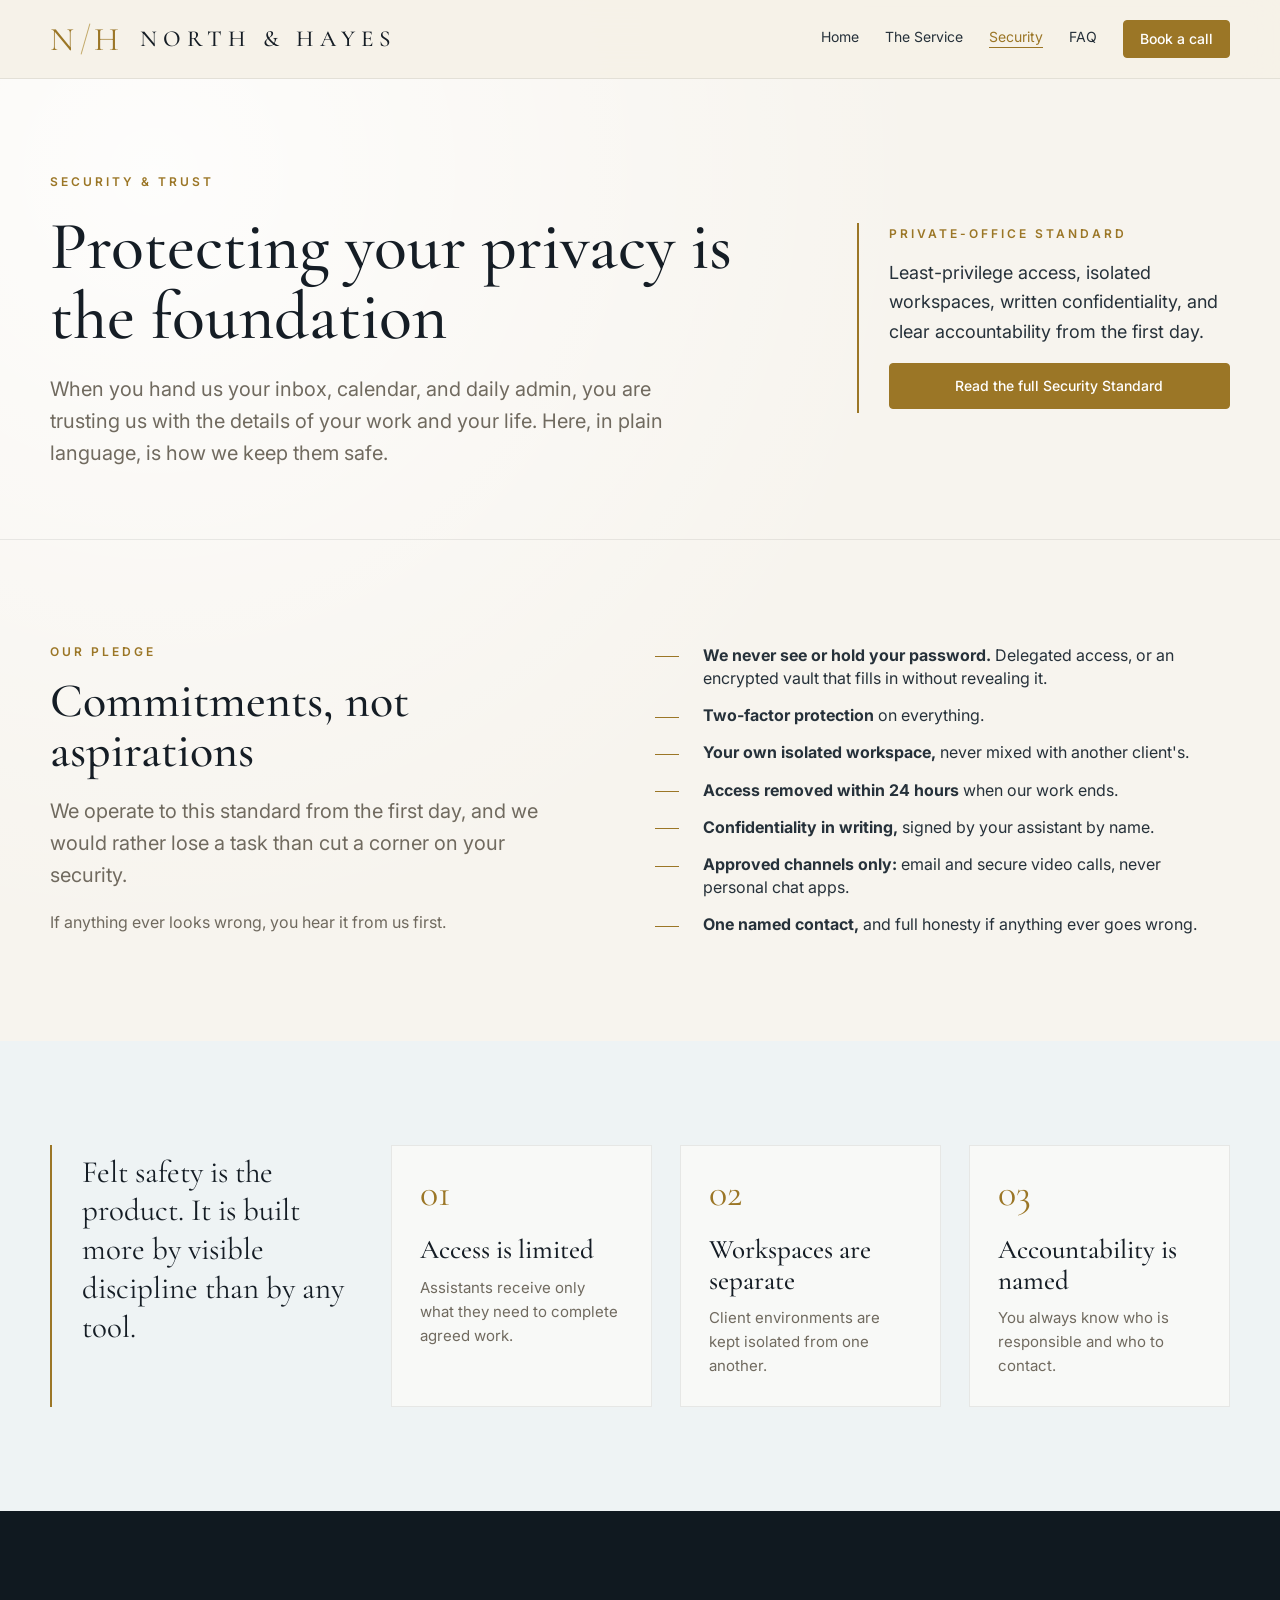
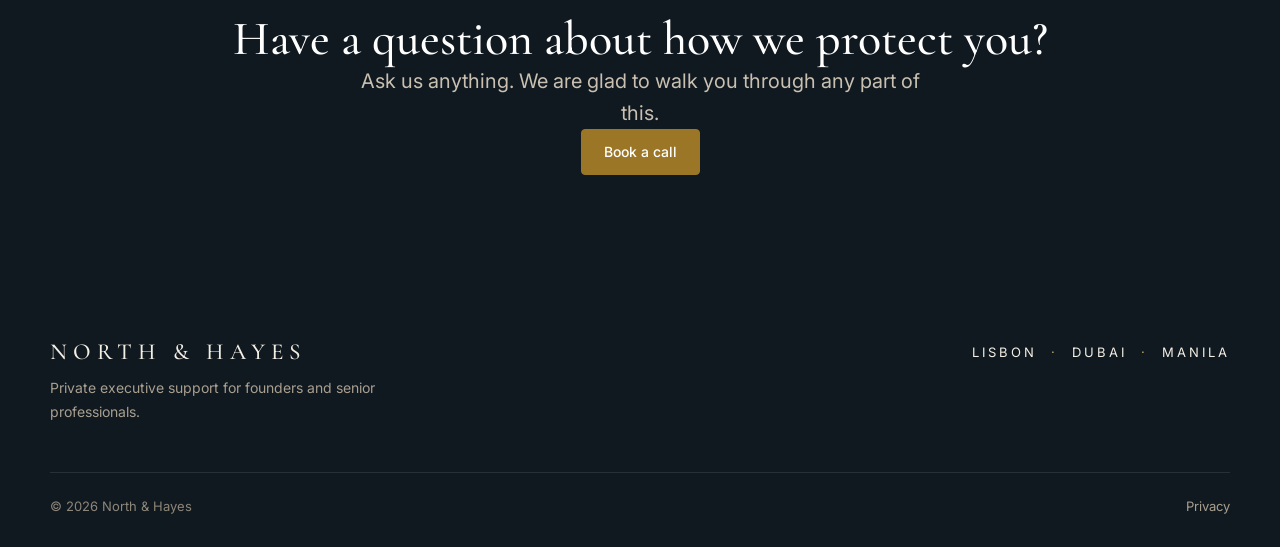
<file: security.html>
<!DOCTYPE html>
<html lang="en">
<head>
<meta charset="utf-8">
<meta name="viewport" content="width=device-width, initial-scale=1">
<title>Security &amp; Trust &mdash; North &amp; Hayes</title>
<meta name="description" content="How we keep your information safe. Our standing pledge on security, privacy, and trust.">
<link rel="icon" href="assets/favicon.svg" type="image/svg+xml">
<link rel="preconnect" href="https://fonts.googleapis.com">
<link rel="preconnect" href="https://fonts.gstatic.com" crossorigin>
<link href="https://fonts.googleapis.com/css2?family=Cormorant+Garamond:wght@400;500;600&family=Inter:wght@400;500;600&display=swap" rel="stylesheet">
<link rel="stylesheet" href="styles.css?v=3">
</head>
<body>

<header class="nav">
  <div class="container nav-inner">
    <a class="brand brand-refined" href="index.html" aria-label="North &amp; Hayes home">
      <span class="brand-initials" aria-hidden="true"><span>N</span><i></i><span>H</span></span>
      <span class="name">North &amp; Hayes</span>
    </a>
    <nav class="navlinks" aria-label="Main navigation">
      <a href="index.html">Home</a>
      <a href="service.html">The Service</a>
      <a href="security.html" class="active">Security</a>
      <a href="faq.html">FAQ</a>
      <a class="btn btn-gold btn-sm" href="contact.html">Book a call</a>
    </nav>
  </div>
</header>

<main>
  <section class="page-hero page-hero-split">
    <div class="container">
      <div>
        <span class="kicker">Security &amp; trust</span>
        <h1>Protecting your privacy is the foundation</h1>
        <p class="lede">When you hand us your inbox, calendar, and daily admin, you are trusting us with the details of your work and your life. Here, in plain language, is how we keep them safe.</p>
      </div>
      <aside class="page-aside">
        <span class="micro-label">Private-office standard</span>
        <p>Least-privilege access, isolated workspaces, written confidentiality, and clear accountability from the first day.</p>
        <a class="btn btn-gold" href="assets/North_Hayes_Security_Standard.pdf" target="_blank" rel="noopener">Read the full Security Standard</a>
      </aside>
    </div>
  </section>

  <section class="section">
    <div class="container service-layout security-layout">
      <div class="split-copy">
        <span class="kicker">Our pledge</span>
        <h2>Commitments, not aspirations</h2>
        <p class="lede">We operate to this standard from the first day, and we would rather lose a task than cut a corner on your security.</p>
        <p class="muted">If anything ever looks wrong, you hear it from us first.</p>
      </div>
      <ul class="line-list">
        <li><b>We never see or hold your password.</b> Delegated access, or an encrypted vault that fills in without revealing it.</li>
        <li><b>Two-factor protection</b> on everything.</li>
        <li><b>Your own isolated workspace,</b> never mixed with another client's.</li>
        <li><b>Access removed within 24 hours</b> when our work ends.</li>
        <li><b>Confidentiality in writing,</b> signed by your assistant by name.</li>
        <li><b>Approved channels only:</b> email and secure video calls, never personal chat apps.</li>
        <li><b>One named contact,</b> and full honesty if anything ever goes wrong.</li>
      </ul>
    </div>
  </section>

  <section class="section section-mist">
    <div class="container principle-grid">
      <div class="callout"><p>Felt safety is the product. It is built more by visible discipline than by any tool.</p></div>
      <div class="principle-card"><span>01</span><h3>Access is limited</h3><p>Assistants receive only what they need to complete agreed work.</p></div>
      <div class="principle-card"><span>02</span><h3>Workspaces are separate</h3><p>Client environments are kept isolated from one another.</p></div>
      <div class="principle-card"><span>03</span><h3>Accountability is named</h3><p>You always know who is responsible and who to contact.</p></div>
    </div>
  </section>

  <section class="section section-dark cta">
    <div class="container">
      <h2>Have a question about how we protect you?</h2>
      <p class="lede">Ask us anything. We are glad to walk you through any part of this.</p>
      <div class="btn-row">
        <a class="btn btn-gold" href="contact.html">Book a call</a>
      </div>
    </div>
  </section>
</main>

<footer class="footer">
  <div class="container">
    <div class="footer-grid">
      <div><div class="name">North &amp; Hayes</div><p class="tag">Private executive support for founders and senior professionals.</p></div>
      <div class="footer-locations">
        <p class="footer-cities">Lisbon<span aria-hidden="true">&middot;</span>Dubai<span aria-hidden="true">&middot;</span>Manila</p>
      </div>
    </div>
    <div class="legal"><span>&copy; 2026 North &amp; Hayes</span><a href="privacy.html">Privacy</a></div>
  </div>
</footer>

</body>
</html>
</file>
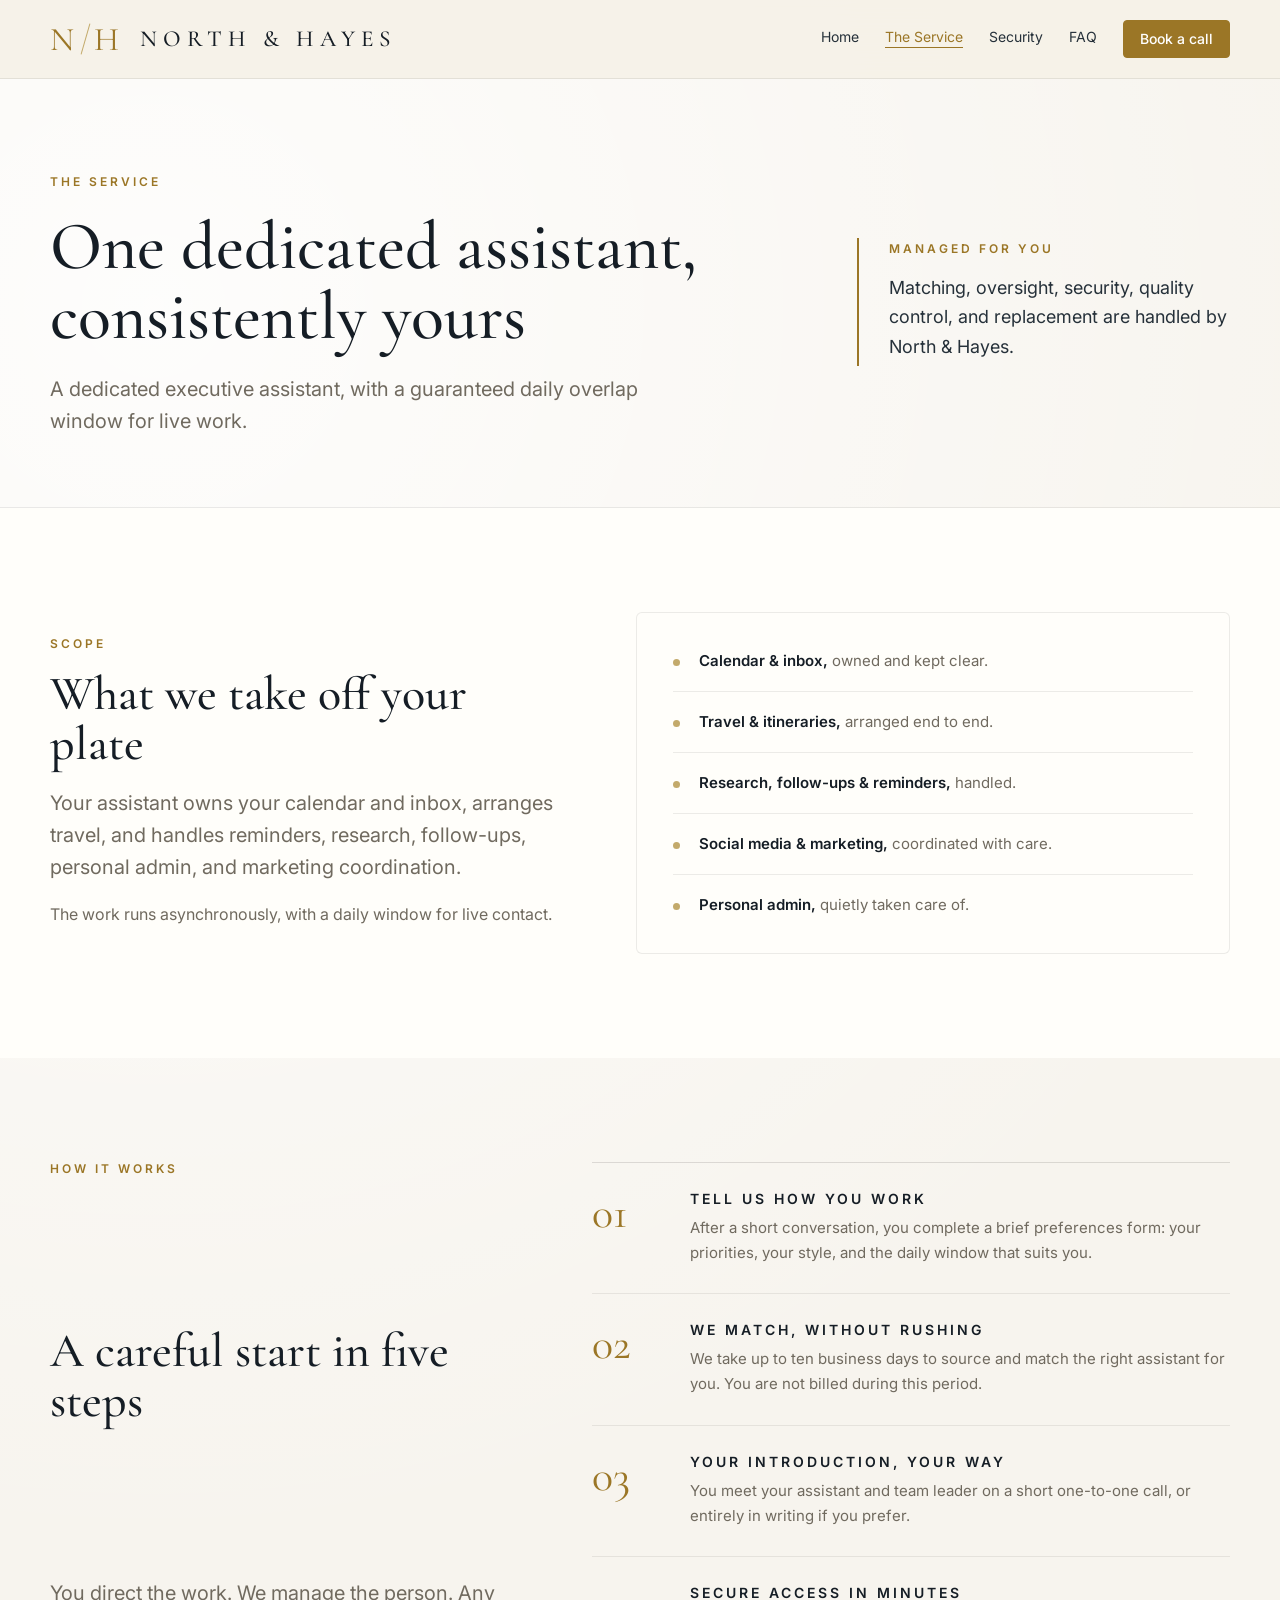
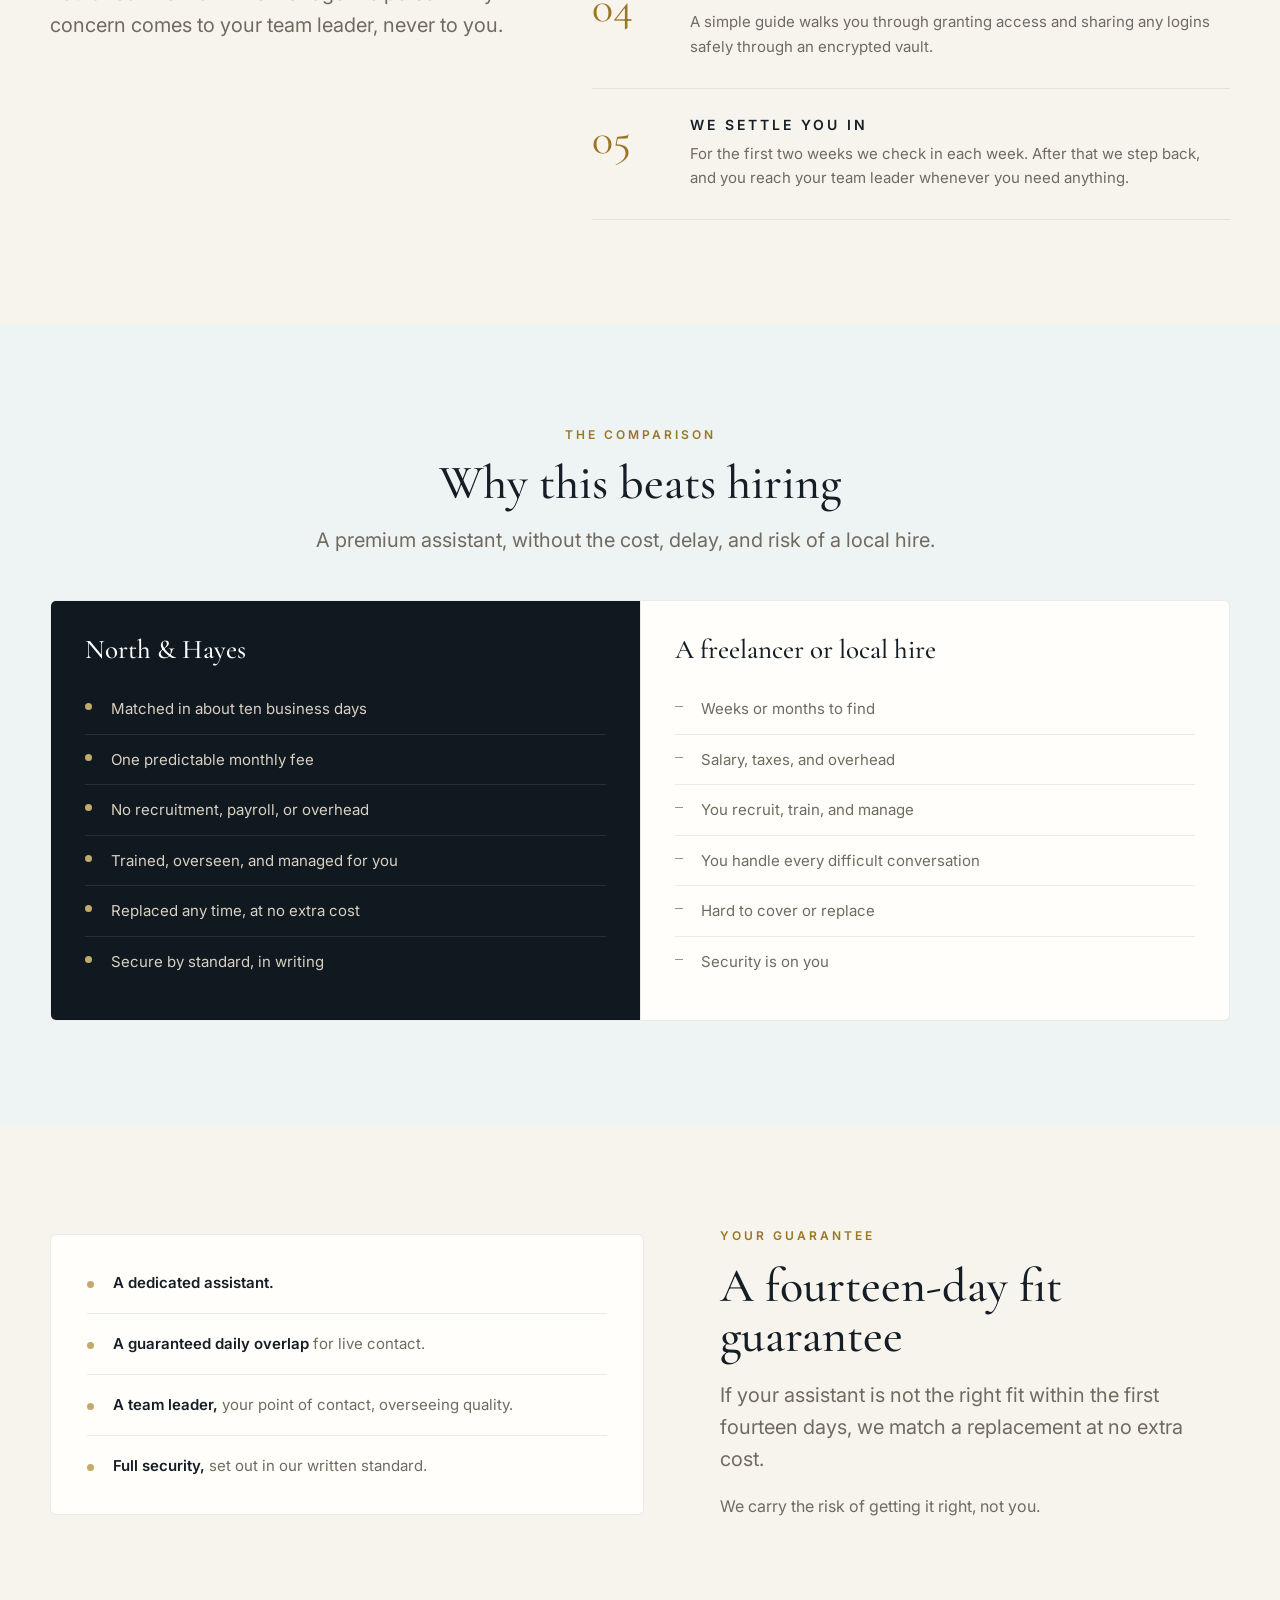
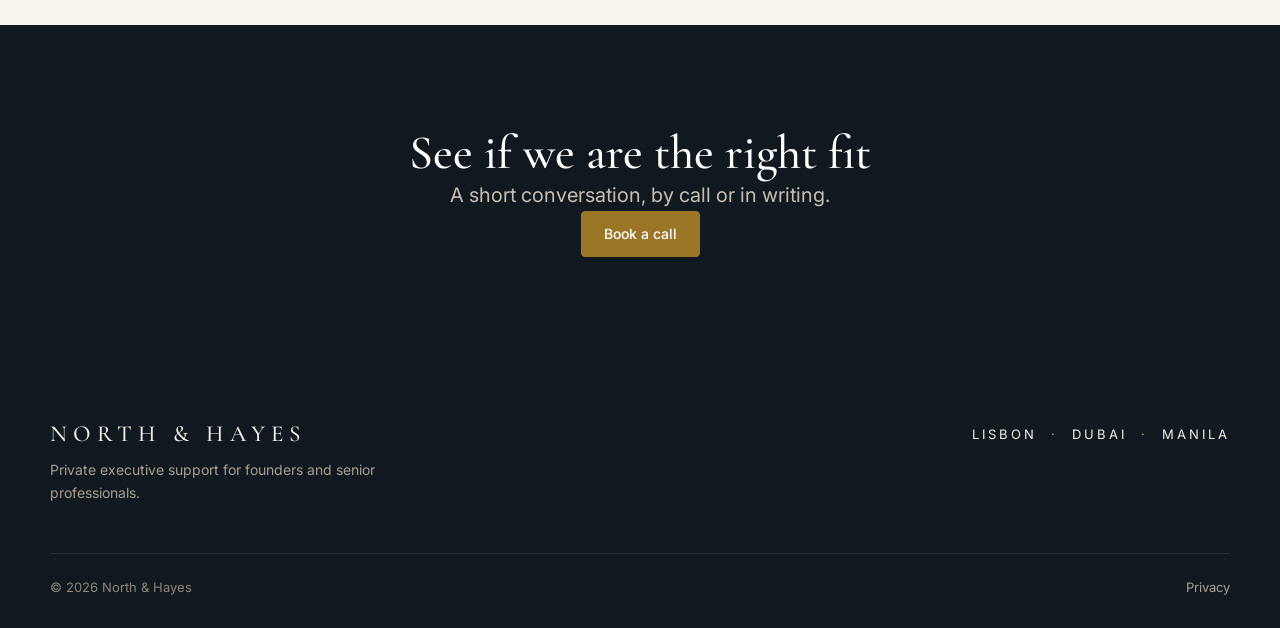
<file: service.html>
<!DOCTYPE html>
<html lang="en">
<head>
<meta charset="utf-8">
<meta name="viewport" content="width=device-width, initial-scale=1">
<title>The Service &mdash; North &amp; Hayes</title>
<meta name="description" content="One dedicated executive assistant: what it covers, how matching works, and what to expect.">
<link rel="icon" href="assets/favicon.svg" type="image/svg+xml">
<link rel="preconnect" href="https://fonts.googleapis.com">
<link rel="preconnect" href="https://fonts.gstatic.com" crossorigin>
<link href="https://fonts.googleapis.com/css2?family=Cormorant+Garamond:wght@400;500;600&family=Inter:wght@400;500;600&display=swap" rel="stylesheet">
<link rel="stylesheet" href="styles.css?v=3">
</head>
<body>

<header class="nav">
  <div class="container nav-inner">
    <a class="brand brand-refined" href="index.html" aria-label="North &amp; Hayes home">
      <span class="brand-initials" aria-hidden="true"><span>N</span><i></i><span>H</span></span>
      <span class="name">North &amp; Hayes</span>
    </a>
    <nav class="navlinks" aria-label="Main navigation">
      <a href="index.html">Home</a>
      <a href="service.html" class="active">The Service</a>
      <a href="security.html">Security</a>
      <a href="faq.html">FAQ</a>
      <a class="btn btn-gold btn-sm" href="contact.html">Book a call</a>
    </nav>
  </div>
</header>

<main>
  <section class="page-hero page-hero-split">
    <div class="container">
      <div>
        <span class="kicker">The service</span>
        <h1>One dedicated assistant, consistently yours</h1>
        <p class="lede">A dedicated executive assistant, with a guaranteed daily overlap window for live work.</p>
      </div>
      <aside class="page-aside">
        <span class="micro-label">Managed for you</span>
        <p>Matching, oversight, security, quality control, and replacement are handled by North &amp; Hayes.</p>
      </aside>
    </div>
  </section>

  <section class="section section-quiet">
    <div class="container split">
      <div class="split-copy">
        <span class="kicker">Scope</span>
        <h2>What we take off your plate</h2>
        <p class="lede">Your assistant owns your calendar and inbox, arranges travel, and handles reminders, research, follow-ups, personal admin, and marketing coordination.</p>
        <p class="muted">The work runs asynchronously, with a daily window for live contact.</p>
      </div>
      <div class="panel">
        <ul class="promise-list">
          <li><b>Calendar &amp; inbox,</b> owned and kept clear.</li>
          <li><b>Travel &amp; itineraries,</b> arranged end to end.</li>
          <li><b>Research, follow-ups &amp; reminders,</b> handled.</li>
          <li><b>Social media &amp; marketing,</b> coordinated with care.</li>
          <li><b>Personal admin,</b> quietly taken care of.</li>
        </ul>
      </div>
    </div>
  </section>

  <section class="section">
    <div class="container process-grid designed-process">
      <div class="section-intro">
        <span class="kicker">How it works</span>
        <h2>A careful start in five steps</h2>
        <p class="lede">You direct the work. We manage the person. Any concern comes to your team leader, never to you.</p>
      </div>
      <div class="timeline-panel">
        <div class="timeline-item"><span>01</span><div><h3>Tell us how you work</h3><p>After a short conversation, you complete a brief preferences form: your priorities, your style, and the daily window that suits you.</p></div></div>
        <div class="timeline-item"><span>02</span><div><h3>We match, without rushing</h3><p>We take up to ten business days to source and match the right assistant for you. You are not billed during this period.</p></div></div>
        <div class="timeline-item"><span>03</span><div><h3>Your introduction, your way</h3><p>You meet your assistant and team leader on a short one-to-one call, or entirely in writing if you prefer.</p></div></div>
        <div class="timeline-item"><span>04</span><div><h3>Secure access in minutes</h3><p>A simple guide walks you through granting access and sharing any logins safely through an encrypted vault.</p></div></div>
        <div class="timeline-item"><span>05</span><div><h3>We settle you in</h3><p>For the first two weeks we check in each week. After that we step back, and you reach your team leader whenever you need anything.</p></div></div>
      </div>
    </div>
  </section>

  <section class="section section-mist">
    <div class="container">
      <div class="section-intro center">
        <span class="kicker">The comparison</span>
        <h2>Why this beats hiring</h2>
        <p class="lede">A premium assistant, without the cost, delay, and risk of a local hire.</p>
      </div>
      <div class="comparison">
        <div class="comparison-col ours">
          <h3>North &amp; Hayes</h3>
          <ul>
            <li>Matched in about ten business days</li>
            <li>One predictable monthly fee</li>
            <li>No recruitment, payroll, or overhead</li>
            <li>Trained, overseen, and managed for you</li>
            <li>Replaced any time, at no extra cost</li>
            <li>Secure by standard, in writing</li>
          </ul>
        </div>
        <div class="comparison-col">
          <h3>A freelancer or local hire</h3>
          <ul>
            <li>Weeks or months to find</li>
            <li>Salary, taxes, and overhead</li>
            <li>You recruit, train, and manage</li>
            <li>You handle every difficult conversation</li>
            <li>Hard to cover or replace</li>
            <li>Security is on you</li>
          </ul>
        </div>
      </div>
    </div>
  </section>

  <section class="section">
    <div class="container split reverse">
      <div class="split-copy">
        <span class="kicker">Your guarantee</span>
        <h2>A fourteen-day fit guarantee</h2>
        <p class="lede">If your assistant is not the right fit within the first fourteen days, we match a replacement at no extra cost.</p>
        <p class="muted">We carry the risk of getting it right, not you.</p>
      </div>
      <div class="panel">
        <ul class="promise-list">
          <li><b>A dedicated assistant.</b></li>
          <li><b>A guaranteed daily overlap</b> for live contact.</li>
          <li><b>A team leader,</b> your point of contact, overseeing quality.</li>
          <li><b>Full security,</b> set out in our written standard.</li>
        </ul>
      </div>
    </div>
  </section>


  <section class="section section-dark cta">
    <div class="container">
      <h2>See if we are the right fit</h2>
      <p class="lede">A short conversation, by call or in writing.</p>
      <div class="btn-row">
        <a class="btn btn-gold" href="contact.html">Book a call</a>
      </div>
    </div>
  </section>
</main>

<footer class="footer">
  <div class="container">
    <div class="footer-grid">
      <div><div class="name">North &amp; Hayes</div><p class="tag">Private executive support for founders and senior professionals.</p></div>
      <div class="footer-locations">
        <p class="footer-cities">Lisbon<span aria-hidden="true">&middot;</span>Dubai<span aria-hidden="true">&middot;</span>Manila</p>
      </div>
    </div>
    <div class="legal"><span>&copy; 2026 North &amp; Hayes</span><a href="privacy.html">Privacy</a></div>
  </div>
</footer>

</body>
</html>
</file>
<file: styles.css>
/* North & Hayes website system */

:root {
  --paper: #f7f4ee;
  --paper-strong: #eee6d8;
  --surface: #fffefa;
  --mist: #eef3f4;
  --ink: #151d25;
  --ink-soft: #26313a;
  --muted: #706a5f;
  --muted-cool: #56666b;
  --faint: #9a9386;
  --gold: #9b7626;
  --gold-soft: #c3aa6b;
  --dark: #101920;
  --dark-soft: #16242d;
  --dark-ink: #f4efe5;
  --line: rgba(23, 21, 18, 0.13);
  --line-soft: rgba(23, 21, 18, 0.08);
  --shadow: 0 24px 60px rgba(37, 31, 22, 0.12);
  --maxw: 1180px;
  --serif: "Cormorant Garamond", Georgia, "Times New Roman", serif;
  --sans: "Inter", -apple-system, BlinkMacSystemFont, "Segoe UI", Roboto, sans-serif;
}

* {
  box-sizing: border-box;
}

html {
  scroll-behavior: smooth;
}

body {
  margin: 0;
  background:
    radial-gradient(circle at 12% 8%, rgba(255, 255, 255, 0.82), transparent 34%),
    var(--paper);
  color: var(--ink);
  font-family: var(--sans);
  font-size: 16px;
  line-height: 1.7;
  -webkit-font-smoothing: antialiased;
  text-rendering: optimizeLegibility;
}

a {
  color: inherit;
  text-decoration: none;
}

img,
svg {
  display: block;
  max-width: 100%;
}

p,
h1,
h2,
h3,
ul {
  margin: 0;
}

ul {
  padding: 0;
}

.container {
  width: min(100% - 80px, var(--maxw));
  margin: 0 auto;
}

.narrow {
  max-width: 820px;
}

.stack {
  display: grid;
  gap: 24px;
}

.center {
  text-align: center;
}

.muted {
  color: var(--muted);
}

.nav {
  position: sticky;
  top: 0;
  z-index: 30;
  background: rgba(246, 241, 232, 0.92);
  border-bottom: 1px solid var(--line-soft);
  backdrop-filter: blur(16px);
}

.nav-inner {
  min-height: 78px;
  display: flex;
  align-items: center;
  justify-content: space-between;
  gap: 24px;
}

.brand {
  display: inline-flex;
  align-items: center;
  gap: 12px;
  min-width: max-content;
}

.brand-refined {
  gap: 18px;
}

.brand-mark {
  width: 38px;
  height: 38px;
  display: grid;
  place-items: center;
  border: 1px solid var(--line);
  background: rgba(255, 253, 248, 0.72);
}

.brand-initials {
  display: inline-flex;
  align-items: center;
  gap: 8px;
  color: var(--gold);
  font-family: var(--serif);
  font-size: 33px;
  line-height: 1;
  letter-spacing: 3px;
}

.brand-initials i {
  width: 1px;
  height: 32px;
  background: var(--gold-soft);
  transform: rotate(16deg);
}

.brand img {
  width: 28px;
  height: 28px;
}

.brand .name,
.footer .name {
  font-family: var(--serif);
  font-size: 23px;
  font-weight: 500;
  line-height: 1;
  text-transform: uppercase;
  letter-spacing: 6px;
}

.navlinks {
  display: flex;
  align-items: center;
  justify-content: flex-end;
  gap: 26px;
}

.navlinks a {
  color: var(--ink-soft);
  font-size: 14px;
  line-height: 1;
  padding-bottom: 7px;
  border-bottom: 1px solid transparent;
  transition: color 180ms ease, border-color 180ms ease, background 180ms ease;
}

.navlinks a:hover,
.navlinks a.active {
  color: var(--gold);
  border-bottom-color: var(--gold);
}

.navlinks .btn-gold,
.navlinks .btn-gold.active,
.navlinks .btn-gold:hover {
  color: #fff;
}

.btn {
  min-height: 46px;
  display: inline-flex;
  align-items: center;
  justify-content: center;
  gap: 8px;
  border: 1px solid transparent;
  border-radius: 4px;
  padding: 13px 22px;
  font: 500 14px/1 var(--sans);
  cursor: pointer;
  transition: transform 180ms ease, background 180ms ease, border-color 180ms ease, color 180ms ease;
}

.btn:hover {
  transform: translateY(-1px);
}

.btn-gold {
  background: var(--gold);
  border-color: var(--gold);
  color: #fff;
}

.btn-gold:hover {
  background: #84631f;
  border-color: #84631f;
}

.btn-ghost {
  background: transparent;
  border-color: var(--line);
  color: var(--ink);
}

.btn-ghost:hover {
  border-color: rgba(23, 21, 18, 0.32);
  background: rgba(255, 253, 248, 0.58);
}

.btn-light {
  color: var(--dark-ink);
  border-color: rgba(255, 255, 255, 0.24);
}

.btn-light:hover {
  background: rgba(255, 255, 255, 0.08);
  border-color: rgba(255, 255, 255, 0.42);
}

.btn-sm {
  min-height: 38px;
  padding: 10px 16px;
  font-size: 13px;
}

.navlinks .btn {
  padding-bottom: 10px;
  border-bottom-color: var(--gold);
}

.btn-row {
  display: flex;
  flex-wrap: wrap;
  gap: 12px;
}

h1,
h2,
h3 {
  font-family: var(--serif);
  font-weight: 500;
  letter-spacing: 0;
  color: var(--ink);
}

h1 {
  font-size: 68px;
  line-height: 1.02;
}

h2 {
  font-size: 48px;
  line-height: 1.04;
}

h3 {
  font-size: 27px;
  line-height: 1.14;
}

.lede {
  max-width: 650px;
  color: var(--muted);
  font-size: 20px;
  line-height: 1.6;
}

.kicker,
.micro-label {
  color: var(--gold);
  font-size: 12px;
  font-weight: 600;
  line-height: 1.2;
  text-transform: uppercase;
  letter-spacing: 3px;
}

.section {
  padding: 104px 0;
}

.section-tight {
  padding: 62px 0;
}

.section-quiet {
  background: var(--surface);
}

.section-mist {
  background: var(--mist);
}

.section-dark {
  background: var(--dark);
  color: var(--dark-ink);
}

.section-dark h2,
.section-dark h3 {
  color: #fff;
}

.section-dark .lede,
.section-dark .muted {
  color: #c9c0b1;
}

.section-intro {
  max-width: 680px;
  display: grid;
  gap: 16px;
  margin-bottom: 44px;
}

.section-intro.center {
  margin-right: auto;
  margin-left: auto;
}

.hero-home {
  padding: 104px 0 92px;
  overflow: hidden;
}

.hero-editorial {
  border-bottom: 1px solid var(--line-soft);
}

.hero-grid {
  display: grid;
  grid-template-columns: minmax(0, 0.82fr) minmax(500px, 1.3fr);
  align-items: center;
  gap: 74px;
}

.hero-no-image {
  grid-template-columns: minmax(0, 0.95fr) minmax(330px, 0.56fr);
}

.hero-copy {
  display: grid;
  gap: 24px;
}

.hero-brand {
  color: var(--ink);
  font-family: var(--serif);
  font-size: clamp(30px, 4vw, 52px);
  line-height: 1;
}

.hero-copy h1 {
  max-width: 650px;
}

.hero-copy .lede {
  max-width: 500px;
}

.gold-rule {
  width: 78px;
  height: 2px;
  background: var(--gold);
}

.fineprint {
  color: var(--faint);
  font-size: 14px;
}

.hero-panel {
  display: grid;
  gap: 28px;
  align-self: stretch;
  align-content: space-between;
  min-height: 440px;
  padding: 48px;
  border: 1px solid var(--line-soft);
  background:
    linear-gradient(135deg, rgba(255, 253, 248, 0.92), rgba(238, 230, 216, 0.45)),
    linear-gradient(90deg, transparent 0 72%, rgba(21, 29, 37, 0.04) 72% 100%);
  box-shadow: 0 28px 70px rgba(21, 29, 37, 0.07);
}

.hero-office-panel {
  position: relative;
  overflow: hidden;
}

.hero-office-panel::before,
.hero-office-panel::after {
  content: "";
  position: absolute;
  right: -48px;
  border: 1px solid rgba(155, 118, 38, 0.18);
  transform: rotate(-18deg);
}

.hero-office-panel::before {
  top: 50px;
  width: 190px;
  height: 90px;
}

.hero-office-panel::after {
  bottom: 44px;
  width: 250px;
  height: 1px;
  background: rgba(155, 118, 38, 0.2);
}

.hero-panel p {
  color: var(--muted);
  font-size: 15px;
  line-height: 1.65;
}

.location-list {
  display: grid;
  gap: 12px;
  margin-top: 18px;
}

.location-list span {
  display: block;
  padding: 14px 0;
  border-top: 1px solid var(--line-soft);
  color: var(--ink-soft);
  font-family: var(--serif);
  font-size: 30px;
  line-height: 1;
}

.office-lines {
  display: grid;
  gap: 10px;
  width: min(100%, 250px);
}

.office-lines span {
  height: 1px;
  background: linear-gradient(90deg, var(--gold), transparent);
  opacity: 0.6;
}

.office-lines span:nth-child(2) {
  width: 72%;
}

.office-lines span:nth-child(3) {
  width: 44%;
}

.hero-panel .micro-label {
  color: var(--gold-soft);
}

.hero-image-frame {
  overflow: hidden;
  border-radius: 4px;
  box-shadow: 0 18px 48px rgba(34, 31, 26, 0.12);
}

.hero-image-frame img {
  width: 100%;
  min-height: 0;
  aspect-ratio: 4 / 3;
  object-fit: contain;
}

.experience-strip {
  padding: 34px 0 40px;
  border-top: 1px solid var(--line-soft);
  border-bottom: 1px solid var(--line-soft);
  background: rgba(255, 253, 248, 0.48);
}

.trusted-inner {
  display: grid;
  gap: 26px;
  justify-items: center;
}

.logo-row {
  width: 100%;
  display: grid;
  grid-template-columns: repeat(5, 1fr);
  align-items: center;
  gap: 34px;
}

.logo-row img,
.logo-word {
  display: grid;
  place-items: center;
  justify-self: center;
  max-width: 150px;
  max-height: 54px;
  min-height: 48px;
  color: var(--ink);
  text-align: center;
  filter: grayscale(1);
  opacity: 0.92;
}

.logo-apple {
  font-family: Georgia, serif;
  font-size: 31px;
  font-weight: 600;
}

.logo-google {
  font-size: 31px;
  font-weight: 600;
  letter-spacing: -1px;
}

.logo-shell {
  font-family: var(--serif);
  font-size: 28px;
}

.logo-sacoor {
  font-family: var(--serif);
  font-size: 26px;
  line-height: 1;
  text-transform: uppercase;
  letter-spacing: 2px;
}

.logo-mck {
  font-family: var(--serif);
  font-size: 25px;
  line-height: 0.95;
}

.experience-inner {
  display: grid;
  grid-template-columns: 220px 1fr;
  align-items: center;
  gap: 28px;
}

.experience-inner .label {
  color: var(--muted);
  font-size: 13px;
  line-height: 1.4;
}

.name-row {
  display: flex;
  flex-wrap: wrap;
  justify-content: flex-end;
  gap: 12px 34px;
}

.name-row span {
  color: var(--ink-soft);
  font-family: var(--serif);
  font-size: 25px;
  line-height: 1.1;
}

.metric-rail {
  display: grid;
  grid-template-columns: repeat(4, 1fr);
  gap: 0;
  border-top: 1px solid var(--line);
  border-bottom: 1px solid var(--line);
}

.metric {
  min-height: 116px;
  display: grid;
  align-content: start;
  justify-items: center;
  gap: 12px;
  padding: 26px 32px;
  border-left: 1px solid var(--line-soft);
  text-align: center;
}

.metric:first-child {
  border-left: 0;
}

.metric strong,
.metric-label {
  display: block;
  color: var(--gold);
  font-size: 12px;
  font-weight: 600;
  line-height: 1.25;
  text-transform: uppercase;
  letter-spacing: 3px;
}

.metric span:not(.metric-label),
.metric p {
  max-width: 230px;
  color: var(--muted);
  font-size: 16px;
  line-height: 1.45;
}

.service-layout {
  display: grid;
  grid-template-columns: minmax(0, 0.9fr) minmax(420px, 1fr);
  gap: 88px;
  align-items: start;
}

.service-layout .section-intro {
  margin-bottom: 0;
}

.line-list,
.dash-list,
.check-list {
  display: grid;
  gap: 14px;
  list-style: none;
}

.line-list li,
.dash-list li,
.check-list li {
  position: relative;
  padding-left: 48px;
  color: var(--ink-soft);
  font-size: 16px;
  line-height: 1.45;
}

.line-list li::before,
.dash-list li::before {
  content: "";
  position: absolute;
  left: 0;
  top: 0.78em;
  width: 24px;
  height: 1px;
  background: var(--gold);
}

.check-list li::before {
  content: "✓";
  position: absolute;
  left: 0;
  top: 0;
  color: var(--gold);
}

.comparison-band {
  background: linear-gradient(90deg, #edf3f5, #f8f8f4 50%, #edf3f5);
}

.value-grid {
  display: grid;
  grid-template-columns: 1fr 90px 1fr;
  gap: 50px;
  align-items: center;
}

.vs-mark {
  display: grid;
  place-items: center;
  width: 62px;
  height: 62px;
  margin: 0 auto;
  border-radius: 999px;
  background: var(--gold);
  color: #fff;
  font-family: var(--serif);
  font-size: 24px;
  text-transform: uppercase;
  box-shadow: 0 16px 36px rgba(155, 118, 38, 0.24);
}

.process-section {
  background: var(--surface);
}

.process-cards {
  display: grid;
  grid-template-columns: 1fr 64px 1fr 64px 1fr;
  gap: 28px;
  align-items: center;
  margin-top: 28px;
}

.process-number {
  color: var(--gold);
  font-family: var(--serif);
  font-size: 58px;
  line-height: 1;
}

.process-card h3 {
  margin-top: 18px;
  font-family: var(--sans);
  font-size: 14px;
  font-weight: 600;
  letter-spacing: 4px;
  text-transform: uppercase;
}

.process-card p {
  margin-top: 12px;
  color: var(--muted);
  font-size: 15px;
  line-height: 1.55;
}

.process-arrow {
  color: var(--muted);
  font-size: 30px;
  text-align: center;
}

.security-layout {
  align-items: center;
}

.feature-row {
  display: grid;
  grid-template-columns: repeat(3, 1fr);
  gap: 24px;
}

.feature-card {
  min-height: 250px;
  display: grid;
  align-content: start;
  gap: 14px;
  padding: 30px;
  border: 1px solid var(--line-soft);
  border-radius: 6px;
  background: var(--paper);
}

.feature-card p {
  color: var(--muted);
  font-size: 15px;
  line-height: 1.65;
}

.split {
  display: grid;
  grid-template-columns: minmax(0, 0.86fr) minmax(360px, 1fr);
  align-items: center;
  gap: 76px;
}

.split.reverse {
  grid-template-columns: minmax(360px, 1fr) minmax(0, 0.86fr);
}

.split.reverse .split-copy {
  order: 2;
}

.split-copy {
  display: grid;
  gap: 18px;
}

.panel {
  border: 1px solid var(--line-soft);
  border-radius: 6px;
  background: var(--surface);
  padding: 36px;
}

.panel-dark {
  background: var(--dark);
  color: var(--dark-ink);
}

.panel-dark h3 {
  color: #fff;
}

.panel-dark .promise-list li {
  border-color: rgba(255, 255, 255, 0.1);
  color: #d9d0c1;
}

.panel-dark .promise-list b {
  color: #fff;
}

.promise-list {
  list-style: none;
}

.promise-list li {
  position: relative;
  padding: 18px 0 18px 26px;
  border-top: 1px solid var(--line-soft);
  color: var(--muted);
  font-size: 15px;
  line-height: 1.6;
}

.promise-list li:first-child {
  border-top: 0;
  padding-top: 0;
}

.promise-list li:last-child {
  padding-bottom: 0;
}

.promise-list li::before {
  content: "";
  position: absolute;
  left: 0;
  top: 28px;
  width: 7px;
  height: 7px;
  border-radius: 50%;
  background: var(--gold-soft);
}

.promise-list li:first-child::before {
  top: 10px;
}

.promise-list b {
  color: var(--ink);
  font-weight: 600;
}

.comparison {
  display: grid;
  grid-template-columns: 1fr 1fr;
  gap: 0;
  border: 1px solid var(--line-soft);
  border-radius: 6px;
  overflow: hidden;
  background: var(--surface);
}

.comparison-col {
  padding: 34px;
}

.comparison-col + .comparison-col {
  border-left: 1px solid var(--line-soft);
}

.comparison-col.ours {
  background: var(--dark);
  color: var(--dark-ink);
}

.comparison-col.ours h3 {
  color: #fff;
}

.comparison-col h3 {
  margin-bottom: 18px;
}

.comparison li {
  list-style: none;
  position: relative;
  padding: 12px 0 12px 26px;
  border-top: 1px solid var(--line-soft);
  color: var(--muted);
  font-size: 15px;
}

.comparison li:first-child {
  border-top: 0;
}

.comparison li::before {
  content: "";
  position: absolute;
  left: 0;
  top: 22px;
  width: 8px;
  height: 1px;
  background: var(--faint);
}

.comparison .ours li {
  border-color: rgba(255, 255, 255, 0.1);
  color: #d9d0c1;
}

.comparison .ours li::before {
  width: 7px;
  height: 7px;
  top: 19px;
  border-radius: 50%;
  background: var(--gold-soft);
}

.process-grid {
  display: grid;
  grid-template-columns: 0.75fr 1fr;
  gap: 64px;
  align-items: start;
}

.steps {
  display: grid;
  border-top: 1px solid var(--line);
}

.step {
  display: grid;
  grid-template-columns: 62px 1fr;
  gap: 22px;
  padding: 28px 0;
  border-bottom: 1px solid var(--line);
}

.step .n {
  color: var(--gold);
  font-family: var(--serif);
  font-size: 42px;
  line-height: 1;
}

.step p {
  margin-top: 7px;
  color: var(--muted);
  font-size: 15px;
  line-height: 1.65;
}

.callout {
  max-width: 740px;
  padding: 8px 0 8px 30px;
  border-left: 2px solid var(--gold);
}

.callout p {
  color: var(--ink);
  font-family: var(--serif);
  font-size: 31px;
  line-height: 1.25;
}

.cta {
  text-align: left;
}

.cta-form-section {
  background:
    radial-gradient(circle at 82% 10%, rgba(91, 113, 122, 0.18), transparent 30%),
    linear-gradient(120deg, #101920, #17242d);
}

.cta-form-grid {
  display: grid;
  grid-template-columns: minmax(0, 0.8fr) minmax(420px, 1fr);
  gap: 78px;
  align-items: center;
}

.cta-form-grid h2 {
  max-width: 470px;
}

.cta-form-grid .gold-rule {
  margin: 22px 0;
}

.dark-form-wrap {
  padding-left: 62px;
  border-left: 1px solid rgba(255, 255, 255, 0.34);
}

.dark-form-wrap p {
  max-width: 520px;
  margin: 14px 0 24px;
  color: #c9c0b1;
}

.dark-form {
  display: grid;
  gap: 10px;
}

.form-row {
  display: grid;
  grid-template-columns: 1fr 1fr;
  gap: 10px;
}

.dark-form input,
.dark-form textarea {
  width: 100%;
  border: 1px solid rgba(255, 255, 255, 0.32);
  border-radius: 0;
  background: rgba(255, 255, 255, 0.02);
  color: #fff;
  font: 400 14px/1.4 var(--sans);
  padding: 12px 13px;
}

.dark-form input[type="date"] {
  color-scheme: dark;
}

.dark-form input::placeholder,
.dark-form textarea::placeholder {
  color: rgba(244, 239, 229, 0.64);
}

.dark-form textarea {
  min-height: 70px;
  resize: vertical;
}

.dark-form .btn {
  width: min(100%, 420px);
  border-radius: 0;
}

.page-hero {
  padding: 96px 0 58px;
}

.page-hero .container {
  display: grid;
  gap: 20px;
}

.page-hero-split {
  padding: 88px 0 70px;
  border-bottom: 1px solid var(--line-soft);
}

.page-hero-split .container {
  grid-template-columns: minmax(0, 0.9fr) minmax(320px, 0.46fr);
  align-items: stretch;
  gap: 76px;
}

.page-hero-split h1 {
  margin-top: 18px;
}

.page-hero-split .lede {
  margin-top: 22px;
}

.page-aside {
  display: grid;
  align-content: start;
  gap: 16px;
  padding: 4px 0 4px 30px;
  border-left: 2px solid var(--gold);
  background: none;
  align-self: center;
}

.page-aside p {
  color: var(--muted);
}

.principle-grid {
  display: grid;
  grid-template-columns: 1.2fr repeat(3, 1fr);
  gap: 28px;
  align-items: stretch;
}

.principle-card,
.handoff-note {
  padding: 28px;
  border: 1px solid var(--line-soft);
  background: rgba(255, 254, 250, 0.62);
}

.principle-card span {
  color: var(--gold);
  font-family: var(--serif);
  font-size: 38px;
  line-height: 1;
}

.principle-card h3 {
  margin-top: 22px;
}

.principle-card p,
.handoff-note p {
  margin-top: 10px;
  color: var(--muted);
  font-size: 15px;
  line-height: 1.6;
}

.designed-process {
  align-items: stretch;
}

.timeline-panel {
  display: grid;
  border-top: 1px solid var(--line);
}

.timeline-item {
  display: grid;
  grid-template-columns: 74px 1fr;
  gap: 24px;
  padding: 28px 0;
  border-bottom: 1px solid var(--line-soft);
}

.timeline-item span {
  color: var(--gold);
  font-family: var(--serif);
  font-size: 44px;
  line-height: 1;
}

.timeline-item h3 {
  font-family: var(--sans);
  font-size: 14px;
  font-weight: 600;
  letter-spacing: 3px;
  text-transform: uppercase;
}

.timeline-item p {
  margin-top: 9px;
  color: var(--muted);
  font-size: 15px;
  line-height: 1.65;
}

.handoff-grid {
  display: grid;
  grid-template-columns: 1.2fr 1fr 1fr;
  gap: 28px;
  align-items: stretch;
}

.page-hero h1 {
  max-width: 820px;
}

.contact-grid {
  display: grid;
  grid-template-columns: minmax(280px, 0.8fr) minmax(360px, 1fr);
  gap: 28px;
  align-items: start;
}

.contact-card {
  display: grid;
  gap: 18px;
}

.form {
  display: grid;
  gap: 16px;
}

.form label {
  display: block;
  margin-bottom: 7px;
  color: var(--muted);
  font-size: 13px;
  font-weight: 500;
}

.form input,
.form textarea {
  width: 100%;
  border: 1px solid var(--line);
  border-radius: 4px;
  background: #fff;
  color: var(--ink);
  font: 400 15px/1.4 var(--sans);
  padding: 13px 14px;
}

.form input:focus,
.form textarea:focus {
  outline: 2px solid rgba(155, 118, 38, 0.18);
  border-color: var(--gold);
}

.form textarea {
  min-height: 138px;
  resize: vertical;
}

.contact-card a:not(.btn),
.privacy-copy a {
  color: var(--gold);
}

.privacy-copy {
  display: grid;
  gap: 26px;
}

.privacy-copy article {
  display: grid;
  gap: 14px;
}

.privacy-copy p {
  color: var(--muted);
}

.privacy-note {
  color: var(--muted-cool);
  font-size: 14px;
}

.footer {
  background: var(--dark);
  color: var(--dark-ink);
  padding: 62px 0 30px;
}

.footer-grid {
  display: grid;
  grid-template-columns: minmax(260px, 1fr) auto;
  gap: 56px;
  align-items: start;
}

.footer .tag {
  max-width: 340px;
  margin-top: 12px;
  color: #a99f8f;
  font-size: 14px;
}

.legal {
  display: flex;
  justify-content: space-between;
  gap: 16px;
  flex-wrap: wrap;
  margin-top: 48px;
  padding-top: 22px;
  border-top: 1px solid rgba(255, 255, 255, 0.1);
  color: #8e8679;
  font-size: 13px;
}

.legal a {
  color: #a99f8f;
}

.footer-locations {
  text-align: right;
}

.footer-cities {
  margin: 0;
  display: flex;
  justify-content: flex-end;
  flex-wrap: wrap;
  gap: 14px;
  font-size: 13px;
  text-transform: uppercase;
  letter-spacing: 3px;
  color: var(--dark-ink);
}

.footer-cities span {
  color: var(--gold-soft);
}

@media (max-width: 1040px) {
  .footer-locations {
    text-align: left;
  }
  .footer-cities {
    justify-content: flex-start;
  }
}

@media (max-width: 1040px) {
  h1 {
    font-size: 58px;
  }

  h2 {
    font-size: 42px;
  }

  .hero-grid,
  .split,
  .split.reverse,
  .process-grid,
  .service-layout,
  .cta-form-grid,
  .page-hero-split .container,
  .principle-grid,
  .handoff-grid {
    grid-template-columns: 1fr;
  }

  .split.reverse .split-copy {
    order: 0;
  }

  .hero-panel {
    border-top: 1px solid var(--line);
    border-left: 0;
  }


  .hero-image-frame img {
    min-height: 360px;
  }

  .page-aside {
    border-top: 1px solid var(--line);
    border-left: 0;
  }

  .metric-rail {
    grid-template-columns: repeat(2, 1fr);
  }

  .metric:nth-child(3) {
    border-left: 0;
    border-top: 1px solid var(--line-soft);
  }

  .metric:nth-child(4) {
    border-top: 1px solid var(--line-soft);
  }

  .cta-form-grid {
    gap: 46px;
  }

  .dark-form-wrap {
    padding-left: 0;
    padding-top: 34px;
    border-top: 1px solid rgba(255, 255, 255, 0.34);
    border-left: 0;
  }
}

@media (max-width: 860px) {
  .container {
    width: min(100% - 44px, var(--maxw));
  }

  .nav-inner {
    align-items: flex-start;
    flex-direction: column;
    padding: 14px 0;
  }

  .navlinks {
    width: 100%;
    justify-content: flex-start;
    flex-wrap: wrap;
    gap: 12px 18px;
  }

  .navlinks a {
    white-space: nowrap;
  }

  .hero-home,
  .page-hero {
    padding-top: 68px;
  }

  .section {
    padding: 76px 0;
  }

  .feature-row,
  .comparison,
  .contact-grid,
  .footer-grid {
    grid-template-columns: 1fr;
  }

  .logo-row {
    grid-template-columns: repeat(2, 1fr);
  }

  .logo-row img:last-child {
    grid-column: 1 / -1;
  }

  .value-grid {
    grid-template-columns: 1fr;
    gap: 34px;
  }

  .vs-mark {
    width: 54px;
    height: 54px;
  }

  .process-cards {
    grid-template-columns: 1fr;
    gap: 26px;
  }

  .process-arrow {
    display: none;
  }

  .comparison-col + .comparison-col {
    border-top: 1px solid var(--line-soft);
    border-left: 0;
  }

  .experience-inner {
    grid-template-columns: 1fr;
    gap: 16px;
  }

  .name-row {
    justify-content: flex-start;
  }


  .brand .name {
    letter-spacing: 4px;
  }
}

@media (max-width: 560px) {
  body {
    font-size: 15px;
  }

  h1 {
    font-size: 43px;
    line-height: 1;
  }

  h2 {
    font-size: 35px;
  }

  h3 {
    font-size: 24px;
  }

  .lede {
    font-size: 18px;
  }

  .container {
    width: min(100% - 34px, var(--maxw));
  }

  .brand .name {
    font-size: 21px;
  }

  .hero-grid {
    gap: 42px;
  }

  .hero-panel {
    min-height: 0;
    padding: 30px;
  }


  .hero-image-frame img {
    min-height: 300px;
  }


  .logo-row {
    grid-template-columns: 1fr;
    gap: 18px;
  }

  .form-row {
    grid-template-columns: 1fr;
  }

  .metric-rail {
    grid-template-columns: 1fr;
  }

  .metric,
  .metric:nth-child(4) {
    border-top: 1px solid var(--line-soft);
    border-left: 0;
  }

  .metric:first-child {
    border-top: 0;
  }

  .panel,
  .feature-card,
  .comparison-col {
    padding: 26px;
  }

  .step {
    grid-template-columns: 46px 1fr;
    gap: 16px;
  }

  .timeline-item {
    grid-template-columns: 1fr;
    gap: 12px;
  }

  .page-aside,
  .principle-card,
  .handoff-note {
    padding: 24px;
  }

}

/* ---- N&H tweaks (centred dark CTAs, tidy hero aside) ---- */
.section-dark.cta { text-align: center; }
.section-dark.cta .lede { max-width: 560px; margin-left: auto; margin-right: auto; }
.section-dark.cta .btn-row { justify-content: center; }
.page-hero-split .container { align-items: center; }
.page-aside { align-content: start; }

/* ---- Animated gold underline on links ---- */
.navlinks a:not(.btn){ border-bottom:none; padding-bottom:4px; position:relative; }
.navlinks a:not(.btn)::after{ content:""; position:absolute; left:0; bottom:0; height:1px; width:0; background:var(--gold); transition:width .3s ease; }
.navlinks a:not(.btn):hover::after,
.navlinks a:not(.btn).active::after{ width:100%; }

main a:not(.btn), .footer a, .legal a{ position:relative; }
main a:not(.btn)::after, .footer a::after, .legal a::after{
  content:""; position:absolute; left:0; bottom:-2px; height:1px; width:0; background:var(--gold); transition:width .3s ease;
}
main a:not(.btn):hover::after, .footer a:hover::after, .legal a:hover::after{ width:100%; }

/* ---- FAQ ---- */
.faq{ max-width:820px; margin:0 auto; }
.faq details{ border-top:1px solid var(--line-soft); }
.faq details:last-of-type{ border-bottom:1px solid var(--line-soft); }
.faq summary{ list-style:none; cursor:pointer; padding:22px 2px; display:flex; justify-content:space-between; align-items:center; gap:24px; font-family:var(--serif); font-size:23px; line-height:1.25; color:var(--ink); }
.faq summary::-webkit-details-marker{ display:none; }
.faq summary::after{ content:"+"; color:var(--gold); font-size:26px; line-height:1; }
.faq details[open] summary::after{ content:"\2212"; }
.faq details > p{ color:var(--muted); margin:0; padding:0 2px 24px; max-width:64ch; }

/* ---- Manifesto ---- */
.manifesto{ text-align:center; }
.manifesto .container{ max-width:900px; }
.manifesto-text{ font-family:var(--serif); font-weight:500; font-size:clamp(28px,3.4vw,44px); line-height:1.32; color:var(--ink); margin:20px 0 0; }

/* ---- Aside refinement ---- */
.page-aside .micro-label{ color: var(--gold); }
.page-aside p{ color: var(--ink-soft); font-size: 18px; line-height: 1.65; }

/* ---- Immersive hero (Option B) ---- */
.hero-immersive{ position:relative; display:flex; align-items:center; min-height:78vh; background:#1b1915 url('assets/hero-executive-support.png') center right / cover no-repeat; }
.hero-immersive::before{ content:""; position:absolute; inset:0; background:linear-gradient(90deg, rgba(18,16,13,.85) 0%, rgba(18,16,13,.55) 42%, rgba(18,16,13,.12) 100%); }
.hero-immersive .container{ position:relative; z-index:1; padding-top:64px; padding-bottom:64px; }
.hero-immersive .hero-copy{ max-width:600px; display:grid; gap:22px; }
.hero-immersive h1{ color:#fff; }
.hero-immersive .lede{ color:#e9e3d7; }
.hero-immersive .gold-rule{ background:var(--gold-soft); }
@media(max-width:880px){
  .hero-immersive{ min-height:0; background-position:center; }
  .hero-immersive::before{ background:linear-gradient(180deg, rgba(18,16,13,.82), rgba(18,16,13,.66)); }
  .hero-immersive .hero-copy{ max-width:100%; }
}

/* ---- Hero CTA: more prominent ---- */
.hero-immersive .btn-row{ margin-top: 6px; }
.hero-immersive .btn-gold{
  font-size: 16px;
  padding: 18px 40px;
  letter-spacing: .6px;
  box-shadow: 0 12px 34px rgba(0, 0, 0, 0.30);
  transition: transform .2s ease, box-shadow .2s ease, background .2s ease;
}
.hero-immersive .btn-gold:hover{
  transform: translateY(-2px);
  box-shadow: 0 16px 40px rgba(0, 0, 0, 0.36);
}

/* ---- Hero CTA: centered ---- */

/* hero CTA spacing now that it is a full-width centered row */
</file>
